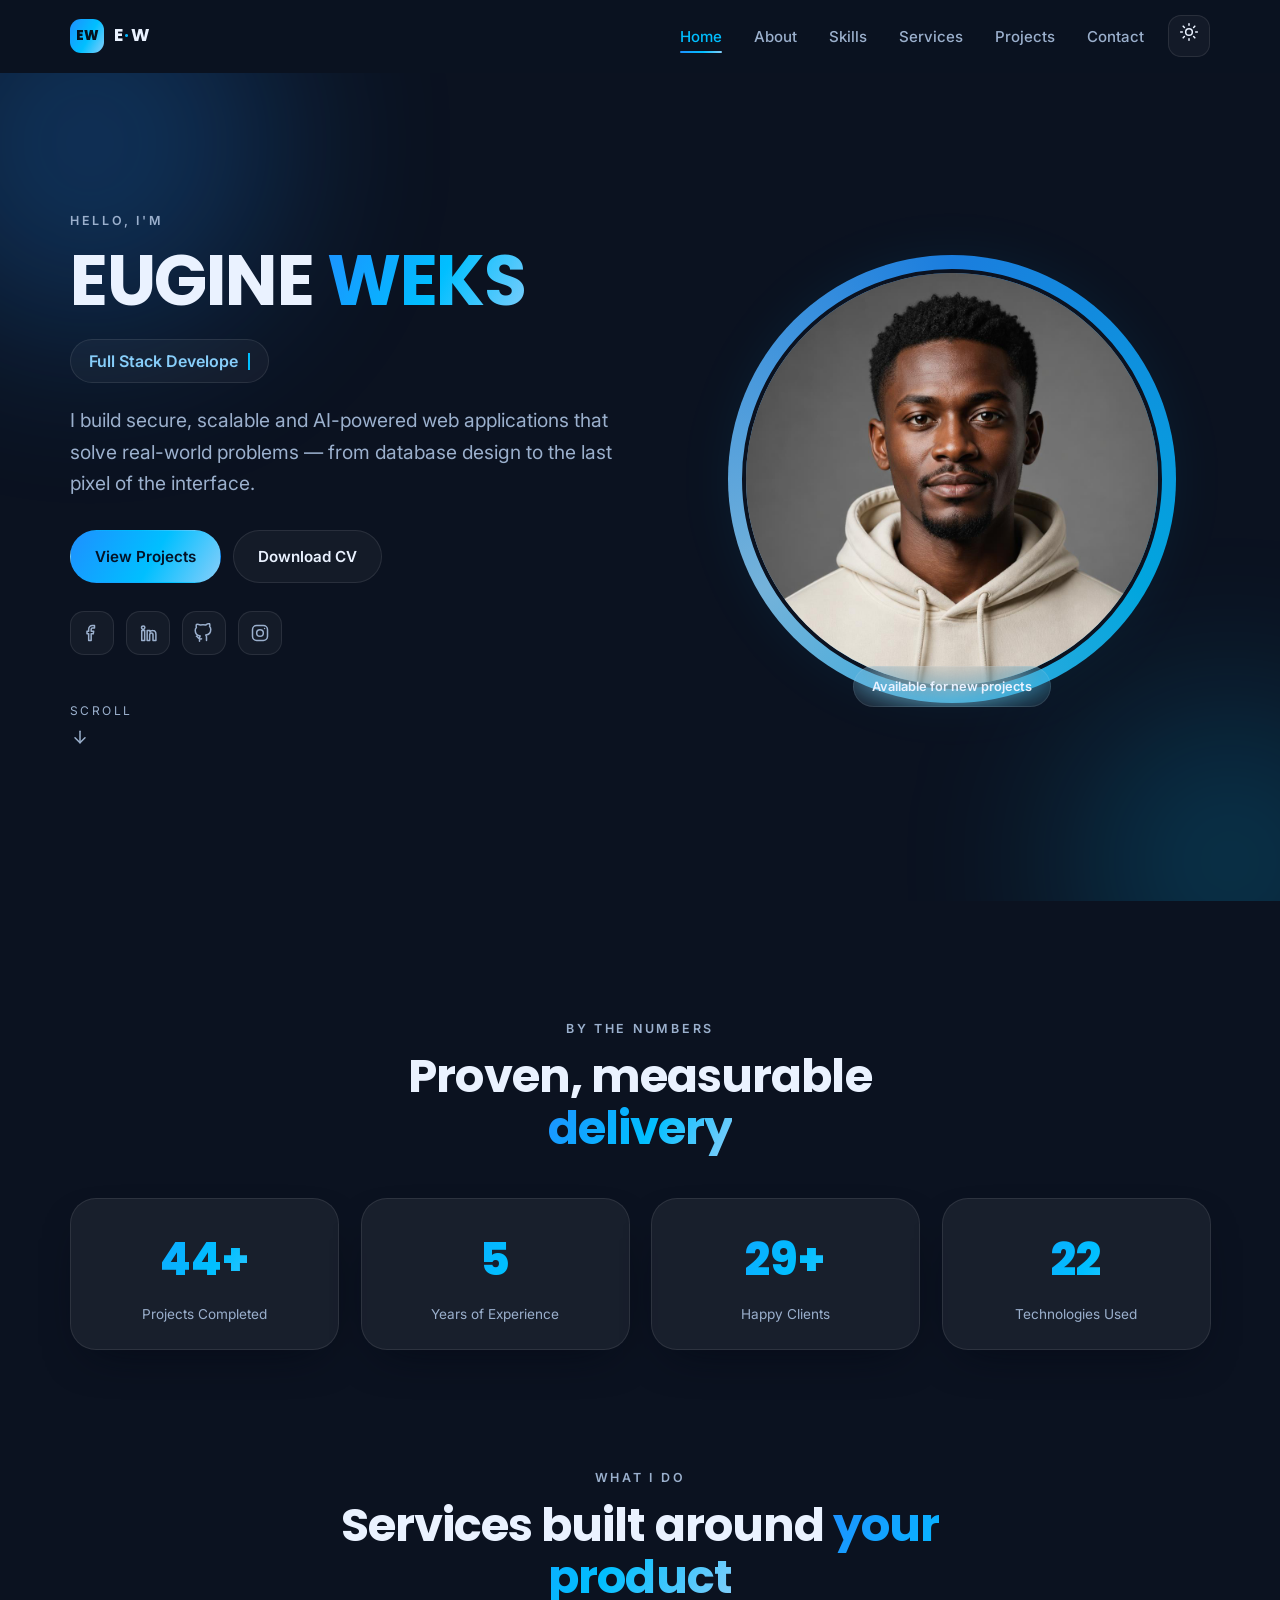
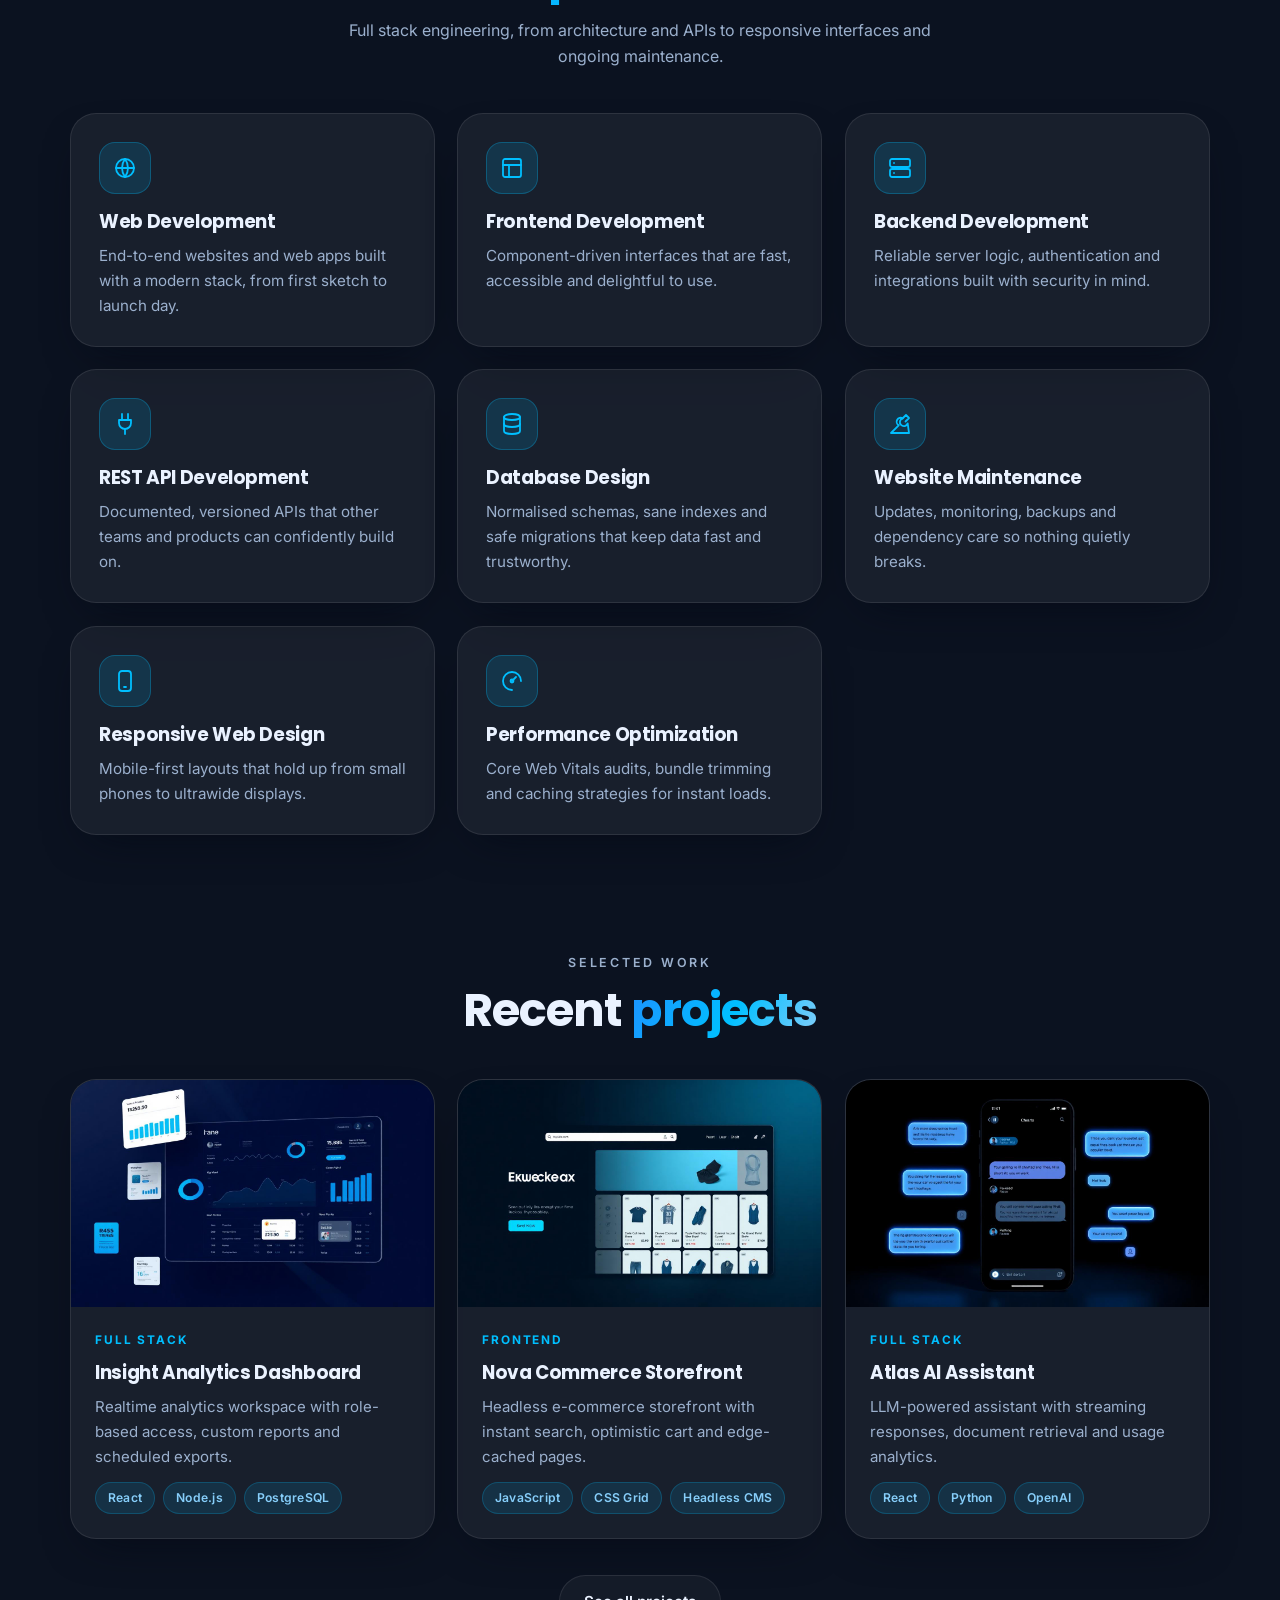
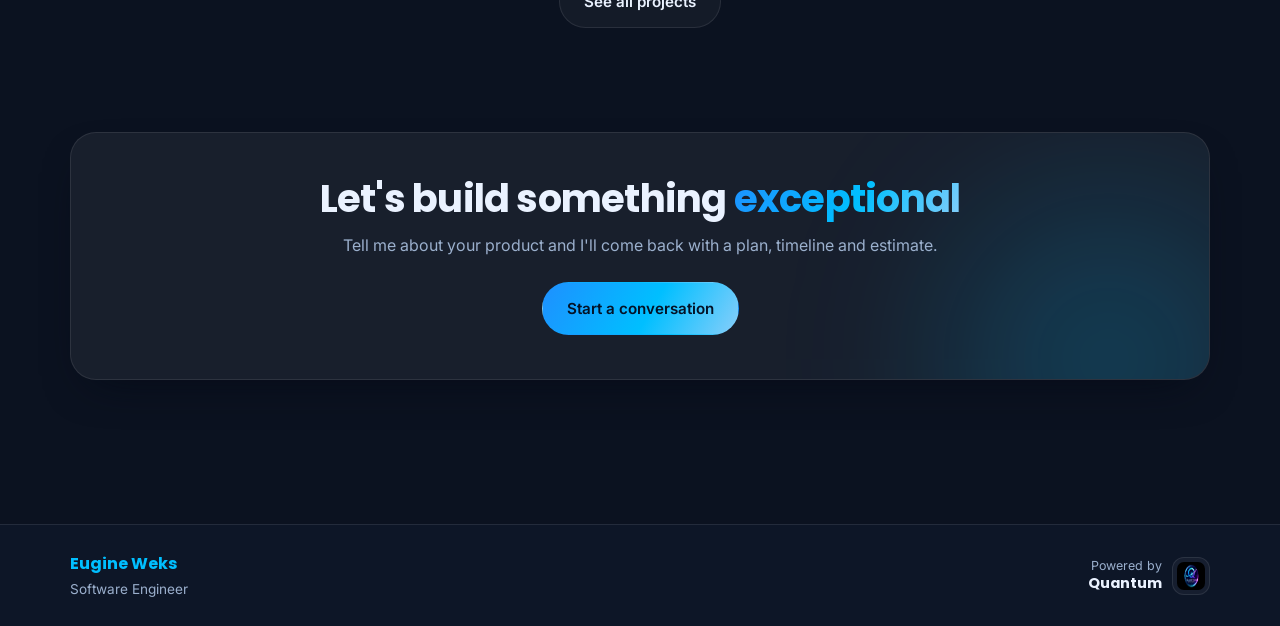
<file: index.html>
<!doctype html>
<html lang="en" data-theme="dark">
  <head>
    <meta charset="utf-8" />
    <meta name="viewport" content="width=device-width, initial-scale=1" />
    <title>Eugine Weks — Full Stack Developer & Software Engineer</title>
    <meta
      name="description"
      content="Eugine Weks is a full stack developer building secure, scalable and AI-powered web applications. Explore projects, services and skills."
    />
    <meta name="author" content="Eugine Weks" />
    <link rel="canonical" href="eugineweks.netlify.app" />
    <meta property="og:type" content="website" />
    <meta property="og:title" content="Eugine Weks — Full Stack Developer" />
    <meta
      property="og:description"
      content="Secure, scalable and AI-powered web applications, designed and built end to end."
    />
    <meta name="twitter:card" content="summary_large_image" />
    <link rel="icon" type="image/png" href="/quantum-logo.png" />
    <link rel="preconnect" href="https://fonts.googleapis.com" />
    <link rel="preconnect" href="https://fonts.gstatic.com" crossorigin />
    <link
      href="https://fonts.googleapis.com/css2?family=Poppins:wght@600;700;800&family=Inter:wght@400;500;600&display=swap"
      rel="stylesheet"
    />
    <link rel="stylesheet" href="css/styles.css" />
    <script type="application/ld+json">
      {
        "@context": "https://schema.org",
        "@type": "Person",
        "name": "Eugine Weks",
        "jobTitle": "Full Stack Developer",
        "address": { "@type": "PostalAddress", "addressLocality": "Kiminini, Kenya" },
        "email": "neuroweks@gmail.com",
        "sameAs": ["https://github.com/eugine-weks",
        "https://www.linked.com/in/eugine-weks-b22652384",
        "https://dev.to/eugineweks"]
      }
    </script>
  </head>
  <body>
    <a class="skip-link" href="#main">Skip to content</a>
    <div data-nav></div>

    <main id="main">
      <!-- Hero -->
      <section class="hero">
        <span class="glow glow-a"></span>
        <span class="glow glow-b"></span>
        <div class="container hero-grid">
          <div class="hero-copy">
            <p class="eyebrow" data-reveal>Hello, I'm</p>
            <h1 data-reveal style="--delay: 80ms">
              Eugine <span class="gradient-text">Weks</span>
            </h1>
            <p class="hero-role" data-reveal style="--delay: 160ms">
              <span data-typed>Full Stack Developer</span><span class="typed-caret"></span>
            </p>
            <p class="hero-intro" data-reveal style="--delay: 240ms">
              I build secure, scalable and AI-powered web applications that solve real-world
              problems — from database design to the last pixel of the interface.
            </p>
            <div class="hero-actions" data-reveal style="--delay: 320ms">
              <a class="btn btn-primary" href="projects.html">View Projects</a>
              <a class="btn btn-ghost" href="#" download>Download CV</a>
            </div>
            <div class="socials" data-socials data-reveal style="--delay: 400ms"></div>
            <a class="scroll-cue" href="#highlights" aria-label="Scroll to highlights">
              <span>Scroll</span>
              <svg viewBox="0 0 24 24" fill="none" stroke="currentColor" stroke-width="1.8" stroke-linecap="round" stroke-linejoin="round" aria-hidden="true"><path d="M12 5v14"/><path d="m6 13 6 6 6-6"/></svg>
            </a>
          </div>

          <div class="hero-visual" data-reveal="zoom" style="--delay: 200ms">
            <div class="portrait-wrap">
              <span class="portrait-blob"></span>
              <span class="portrait-ring"></span>
              <div class="portrait">
                <img
                  src="images/profile.jpg"
                  alt="Portrait of Eugine Weks, full stack developer"
                  width="1024"
                  height="1024"
                />
              </div>
              <span class="portrait-badge">Available for new projects</span>
            </div>
          </div>
        </div>
      </section>

      <!-- Highlights -->
      <section class="section" id="highlights">
        <div class="container">
          <div class="section-head center" data-reveal>
            <p class="eyebrow">By the numbers</p>
            <h2>Proven, measurable <span class="gradient-text">delivery</span></h2>
          </div>
          <div class="grid grid-4" data-stats></div>
        </div>
      </section>

      <!-- Services preview -->
      <section class="section" style="padding-top: 0">
        <div class="container">
          <div class="section-head center" data-reveal>
            <p class="eyebrow">What I do</p>
            <h2>Services built around <span class="gradient-text">your product</span></h2>
            <p>
              Full stack engineering, from architecture and APIs to responsive interfaces and
              ongoing maintenance.
            </p>
          </div>
          <div class="grid grid-3" data-services></div>
        </div>
      </section>

      <!-- Projects preview -->
      <section class="section" style="padding-top: 0">
        <div class="container">
          <div class="section-head center" data-reveal>
            <p class="eyebrow">Selected work</p>
            <h2>Recent <span class="gradient-text">projects</span></h2>
          </div>
          <div class="grid grid-3" data-projects data-limit="3"></div>
          <div style="text-align: center; margin-top: 36px" data-reveal>
            <a class="btn btn-ghost" href="projects.html">See all projects</a>
          </div>
        </div>
      </section>

      <!-- CTA -->
      <section class="section" style="padding-top: 0">
        <div class="container">
          <div class="cta-band" data-reveal="zoom">
            <span class="glow glow-b" style="right: -60px; bottom: -140px"></span>
            <h2>Let's build something <span class="gradient-text">exceptional</span></h2>
            <p>Tell me about your product and I'll come back with a plan, timeline and estimate.</p>
            <a class="btn btn-primary" href="contact.html">Start a conversation</a>
          </div>
        </div>
      </section>
    </main>

    <div data-footer></div>
    <script type="module" src="js/main.js"></script>
  </body>
</html>
</file>
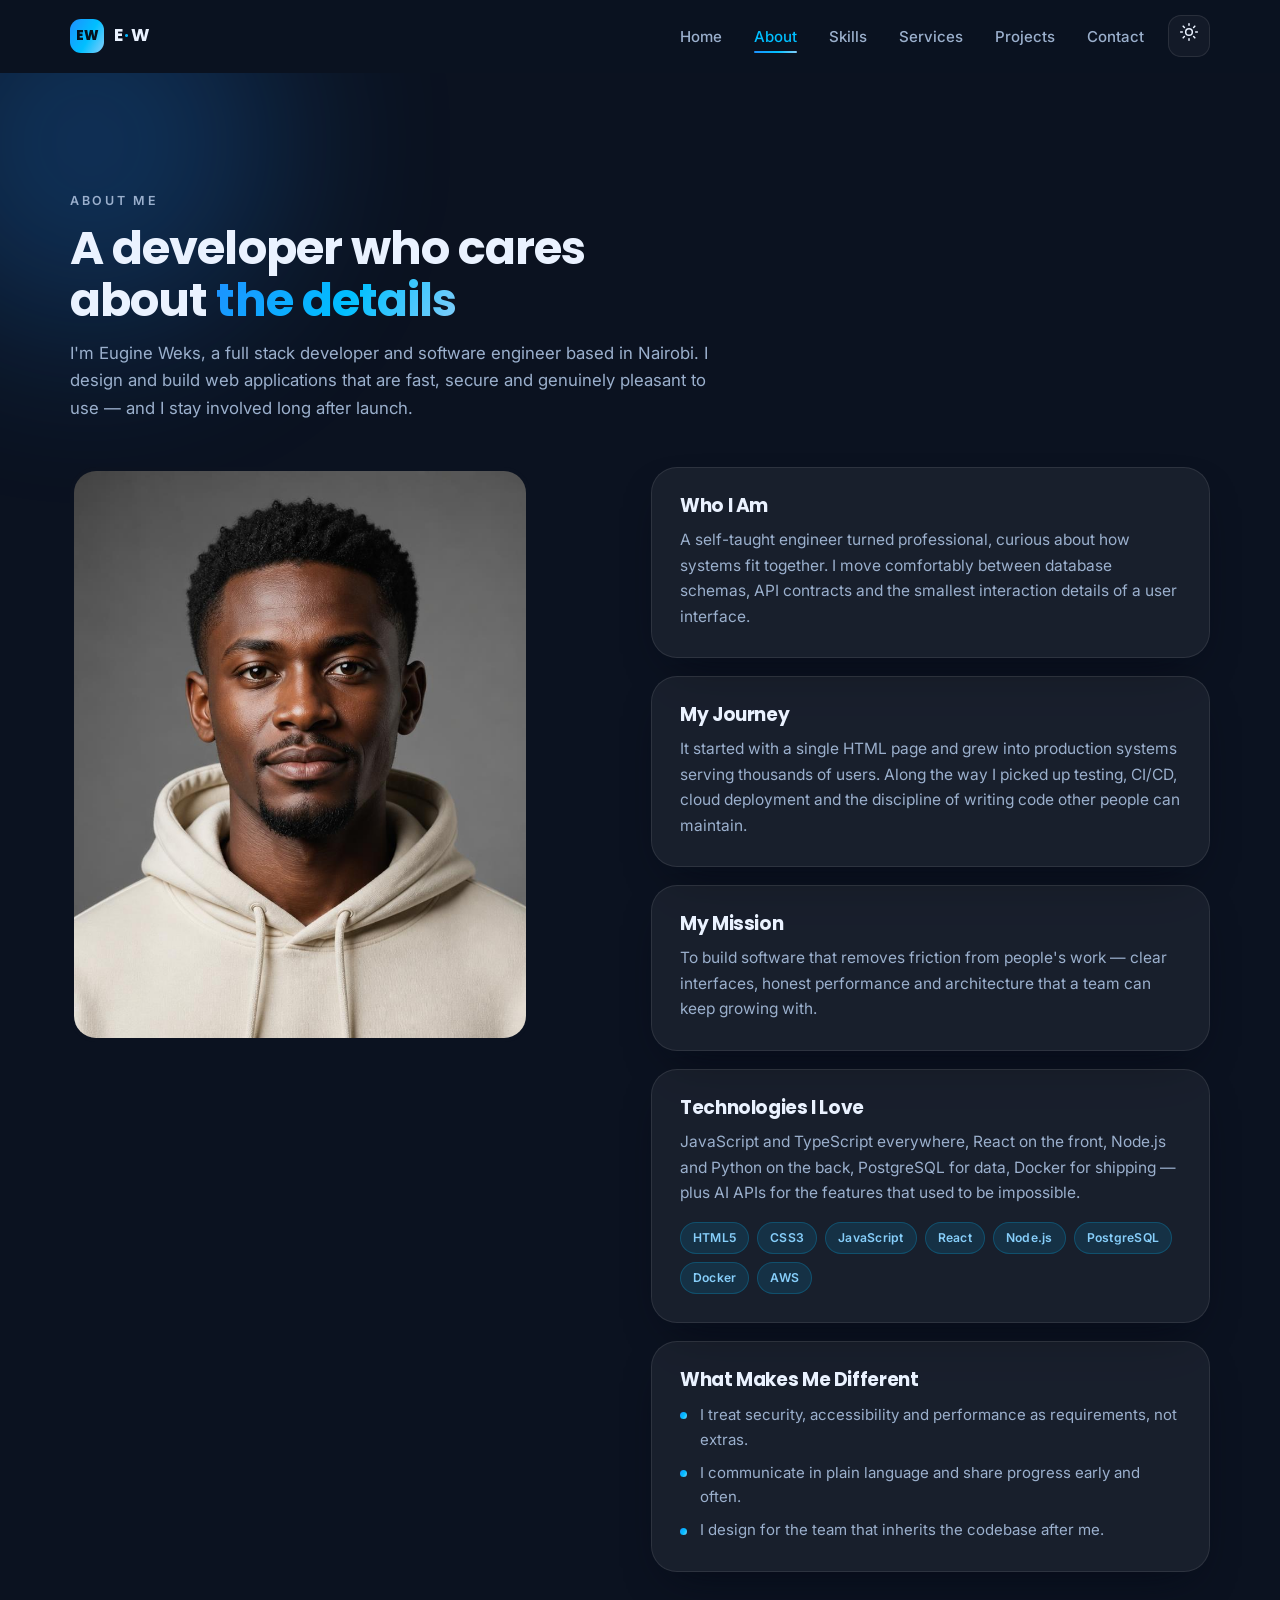
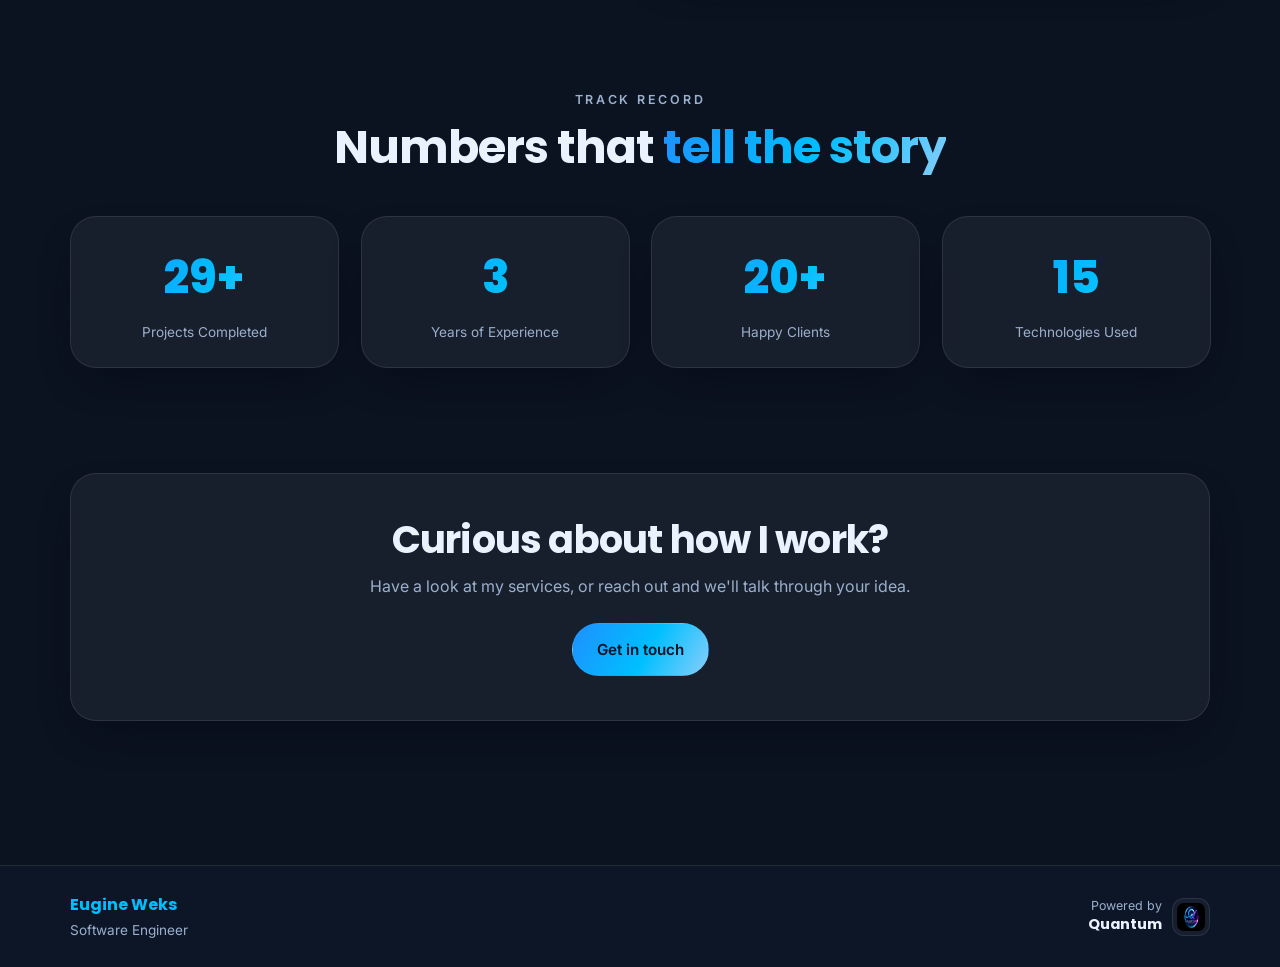
<file: about.html>
<!doctype html>
<html lang="en" data-theme="dark">
  <head>
    <meta charset="utf-8" />
    <meta name="viewport" content="width=device-width, initial-scale=1" />
    <title>About Eugine Weks — Full Stack Developer's Story</title>
    <meta
      name="description"
      content="The story, mission and technologies behind Eugine Weks — a full stack developer focused on secure, scalable and thoughtfully designed web products."
    />
    <link rel="canonical" href="about.html" />
    <meta property="og:type" content="profile" />
    <meta property="og:title" content="About Eugine Weks — Full Stack Developer" />
    <meta
      property="og:description"
      content="Who I am, my journey, my mission and the technologies I love working with."
    />
    <meta name="twitter:card" content="summary_large_image" />
    <link rel="icon" type="image/png" href="/favicon.png" />
    <link rel="preconnect" href="https://fonts.googleapis.com" />
    <link rel="preconnect" href="https://fonts.gstatic.com" crossorigin />
    <link
      href="https://fonts.googleapis.com/css2?family=Poppins:wght@600;700;800&family=Inter:wght@400;500;600&display=swap"
      rel="stylesheet"
    />
    <link rel="stylesheet" href="css/styles.css" />
  </head>
  <body>
    <a class="skip-link" href="#main">Skip to content</a>
    <div data-nav></div>

    <main id="main">
      <section class="section" style="position: relative; overflow: hidden">
        <span class="glow glow-a"></span>
        <div class="container">
          <div class="section-head" data-reveal>
            <p class="eyebrow">About me</p>
            <h2>A developer who cares about <span class="gradient-text">the details</span></h2>
            <p class="lead">
              I'm Eugine Weks, a full stack developer and software engineer based in Nairobi. I
              design and build web applications that are fast, secure and genuinely pleasant to
              use — and I stay involved long after launch.
            </p>
          </div>

          <div class="grid grid-2" style="align-items: start">
            <div data-reveal="right">
              <div class="portrait-wrap" style="width: 100%; aspect-ratio: 4 / 5; max-width: 460px">
                <div class="portrait" style="border-radius: var(--radius-lg)">
                  <img
                    src="images/profile.jpg"
                    alt="Eugine Weks working as a software engineer"
                    width="1024"
                    height="1024"
                    loading="lazy"
                  />
                </div>
              </div>
            </div>

            <div style="display: grid; gap: 18px">
              <article class="card card-hover" data-reveal="left">
                <h3>Who I Am</h3>
                <p class="lead" style="font-size: 0.97rem; margin-top: 10px">
                  A self-taught engineer turned professional, curious about how systems fit
                  together. I move comfortably between database schemas, API contracts and the
                  smallest interaction details of a user interface.
                </p>
              </article>
              <article class="card card-hover" data-reveal="left" style="--delay: 90ms">
                <h3>My Journey</h3>
                <p class="lead" style="font-size: 0.97rem; margin-top: 10px">
                  It started with a single HTML page and grew into production systems serving
                  thousands of users. Along the way I picked up testing, CI/CD, cloud deployment
                  and the discipline of writing code other people can maintain.
                </p>
              </article>
              <article class="card card-hover" data-reveal="left" style="--delay: 180ms">
                <h3>My Mission</h3>
                <p class="lead" style="font-size: 0.97rem; margin-top: 10px">
                  To build software that removes friction from people's work — clear interfaces,
                  honest performance and architecture that a team can keep growing with.
                </p>
              </article>
              <article class="card card-hover" data-reveal="left" style="--delay: 270ms">
                <h3>Technologies I Love</h3>
                <p class="lead" style="font-size: 0.97rem; margin-top: 10px">
                  JavaScript and TypeScript everywhere, React on the front, Node.js and Python on
                  the back, PostgreSQL for data, Docker for shipping — plus AI APIs for the
                  features that used to be impossible.
                </p>
                <div class="chip-row" style="margin-top: 16px">
                  <span class="chip">HTML5</span><span class="chip">CSS3</span>
                  <span class="chip">JavaScript</span><span class="chip">React</span>
                  <span class="chip">Node.js</span><span class="chip">PostgreSQL</span>
                  <span class="chip">Docker</span><span class="chip">AWS</span>
                </div>
              </article>
              <article class="card card-hover" data-reveal="left" style="--delay: 360ms">
                <h3>What Makes Me Different</h3>
                <ul class="duties" style="margin-top: 12px">
                  <li>I treat security, accessibility and performance as requirements, not extras.</li>
                  <li>I communicate in plain language and share progress early and often.</li>
                  <li>I design for the team that inherits the codebase after me.</li>
                </ul>
              </article>
            </div>
          </div>
        </div>
      </section>

      <section class="section" style="padding-top: 0">
        <div class="container">
          <div class="section-head center" data-reveal>
            <p class="eyebrow">Track record</p>
            <h2>Numbers that <span class="gradient-text">tell the story</span></h2>
          </div>
          <div class="grid grid-4" data-stats></div>
        </div>
      </section>

      <section class="section" style="padding-top: 0">
        <div class="container">
          <div class="cta-band" data-reveal="zoom">
            <h2>Curious about how I work?</h2>
            <p>Have a look at my services, or reach out and we'll talk through your idea.</p>
            <a class="btn btn-primary" href="contact.html">Get in touch</a>
          </div>
        </div>
      </section>
    </main>

    <div data-footer></div>
    <script type="module" src="js/main.js"></script>
  </body>
</html>
</file>
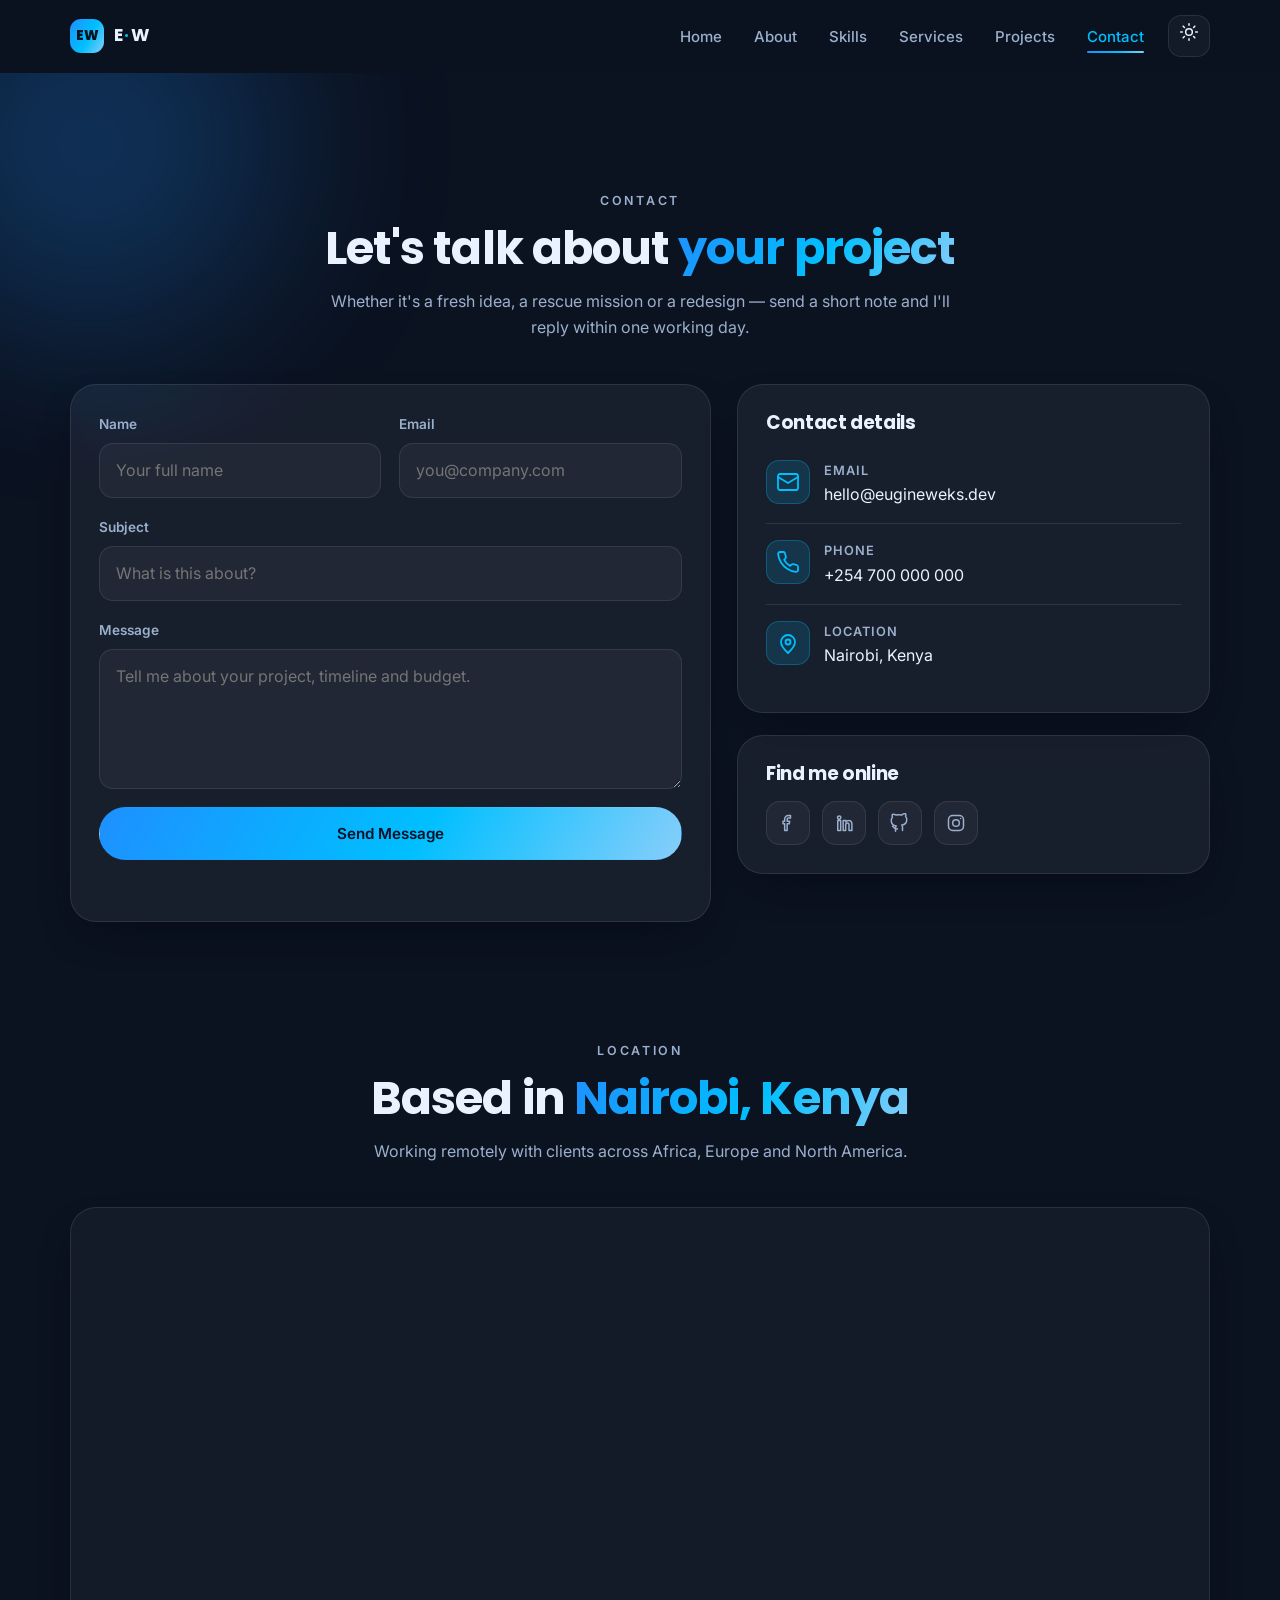
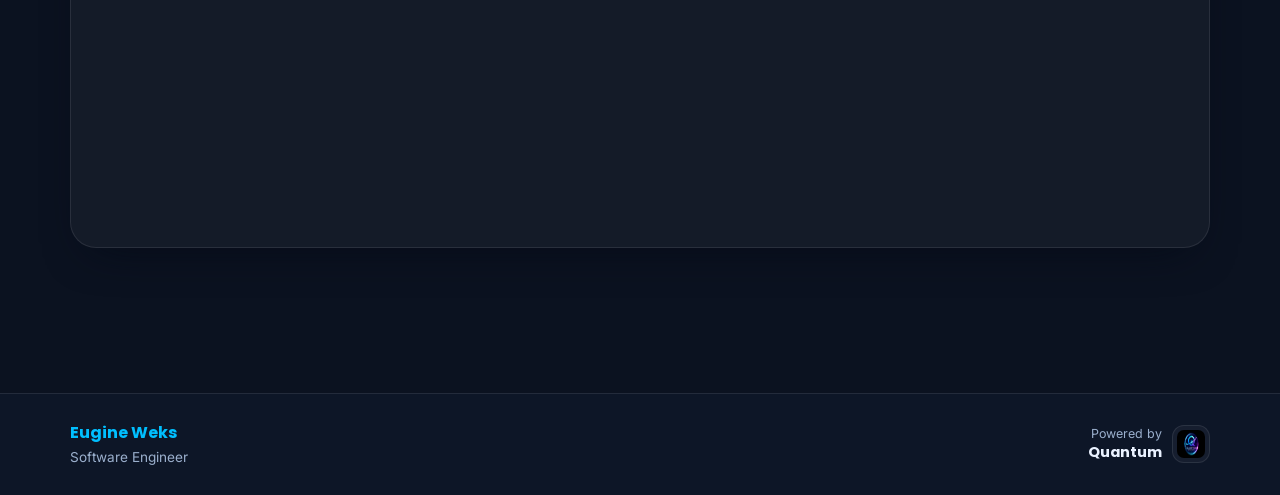
<file: contact.html>
<!doctype html>
<html lang="en" data-theme="dark">
  <head>
    <meta charset="utf-8" />
    <meta name="viewport" content="width=device-width, initial-scale=1" />
    <title>Contact Eugine Weks — Hire a Full Stack Developer</title>
    <meta
      name="description"
      content="Get in touch with full stack developer Eugine Weks by email, phone or the contact form to discuss your web project."
    />
    <link rel="canonical" href="contact.html" />
    <meta property="og:type" content="website" />
    <meta property="og:title" content="Contact Eugine Weks — Full Stack Developer" />
    <meta
      property="og:description"
      content="Email, phone, location and a contact form — let's talk about your next web project."
    />
    <meta name="twitter:card" content="summary_large_image" />
    <link rel="icon" type="image/png" href="/favicon.png" />
    <link rel="preconnect" href="https://fonts.googleapis.com" />
    <link rel="preconnect" href="https://fonts.gstatic.com" crossorigin />
    <link
      href="https://fonts.googleapis.com/css2?family=Poppins:wght@600;700;800&family=Inter:wght@400;500;600&display=swap"
      rel="stylesheet"
    />
    <link rel="stylesheet" href="css/styles.css" />
  </head>
  <body>
    <a class="skip-link" href="#main">Skip to content</a>
    <div data-nav></div>

    <main id="main">
      <section class="section" style="position: relative; overflow: hidden">
        <span class="glow glow-a"></span>
        <div class="container">
          <div class="section-head center" data-reveal>
            <p class="eyebrow">Contact</p>
            <h2>Let's talk about <span class="gradient-text">your project</span></h2>
            <p>
              Whether it's a fresh idea, a rescue mission or a redesign — send a short note and
              I'll reply within one working day.
            </p>
          </div>

          <div class="contact-grid">
            <form class="card" data-contact-form novalidate data-reveal="right">
              <div class="grid grid-2" style="gap: 0 18px">
                <div class="field">
                  <label for="name">Name</label>
                  <input id="name" name="name" type="text" autocomplete="name" placeholder="Your full name" required />
                </div>
                <div class="field">
                  <label for="email">Email</label>
                  <input id="email" name="email" type="email" autocomplete="email" placeholder="you@company.com" required />
                </div>
              </div>
              <div class="field">
                <label for="subject">Subject</label>
                <input id="subject" name="subject" type="text" placeholder="What is this about?" />
              </div>
              <div class="field">
                <label for="message">Message</label>
                <textarea id="message" name="message" placeholder="Tell me about your project, timeline and budget." required></textarea>
              </div>
              <button class="btn btn-primary btn-block" type="submit">Send Message</button>
              <p class="form-note" data-form-note role="status" aria-live="polite"></p>
            </form>

            <aside style="display: grid; gap: 22px" data-reveal="left">
              <div class="card">
                <h3>Contact details</h3>
                <div data-contact-info style="margin-top: 10px"></div>
              </div>
              <div class="card">
                <h3>Find me online</h3>
                <div class="socials" style="justify-content: flex-start; margin-top: 16px" data-socials></div>
              </div>
            </aside>
          </div>
        </div>
      </section>

      <section class="section" style="padding-top: 0">
        <div class="container">
          <div class="section-head center" data-reveal>
            <p class="eyebrow">Location</p>
            <h2>Based in <span class="gradient-text">Nairobi, Kenya</span></h2>
            <p>Working remotely with clients across Africa, Europe and North America.</p>
          </div>
          <div class="map-frame" data-reveal="zoom">
            <iframe
              title="Map showing Nairobi, Kenya"
              src="https://www.openstreetmap.org/export/embed.html?bbox=36.70,-1.40,37.00,-1.20&amp;layer=mapnik"
              loading="lazy"
              referrerpolicy="no-referrer-when-downgrade"
            ></iframe>
          </div>
        </div>
      </section>
    </main>

    <div data-footer></div>
    <script type="module" src="js/main.js"></script>
  </body>
                </html>
</file>
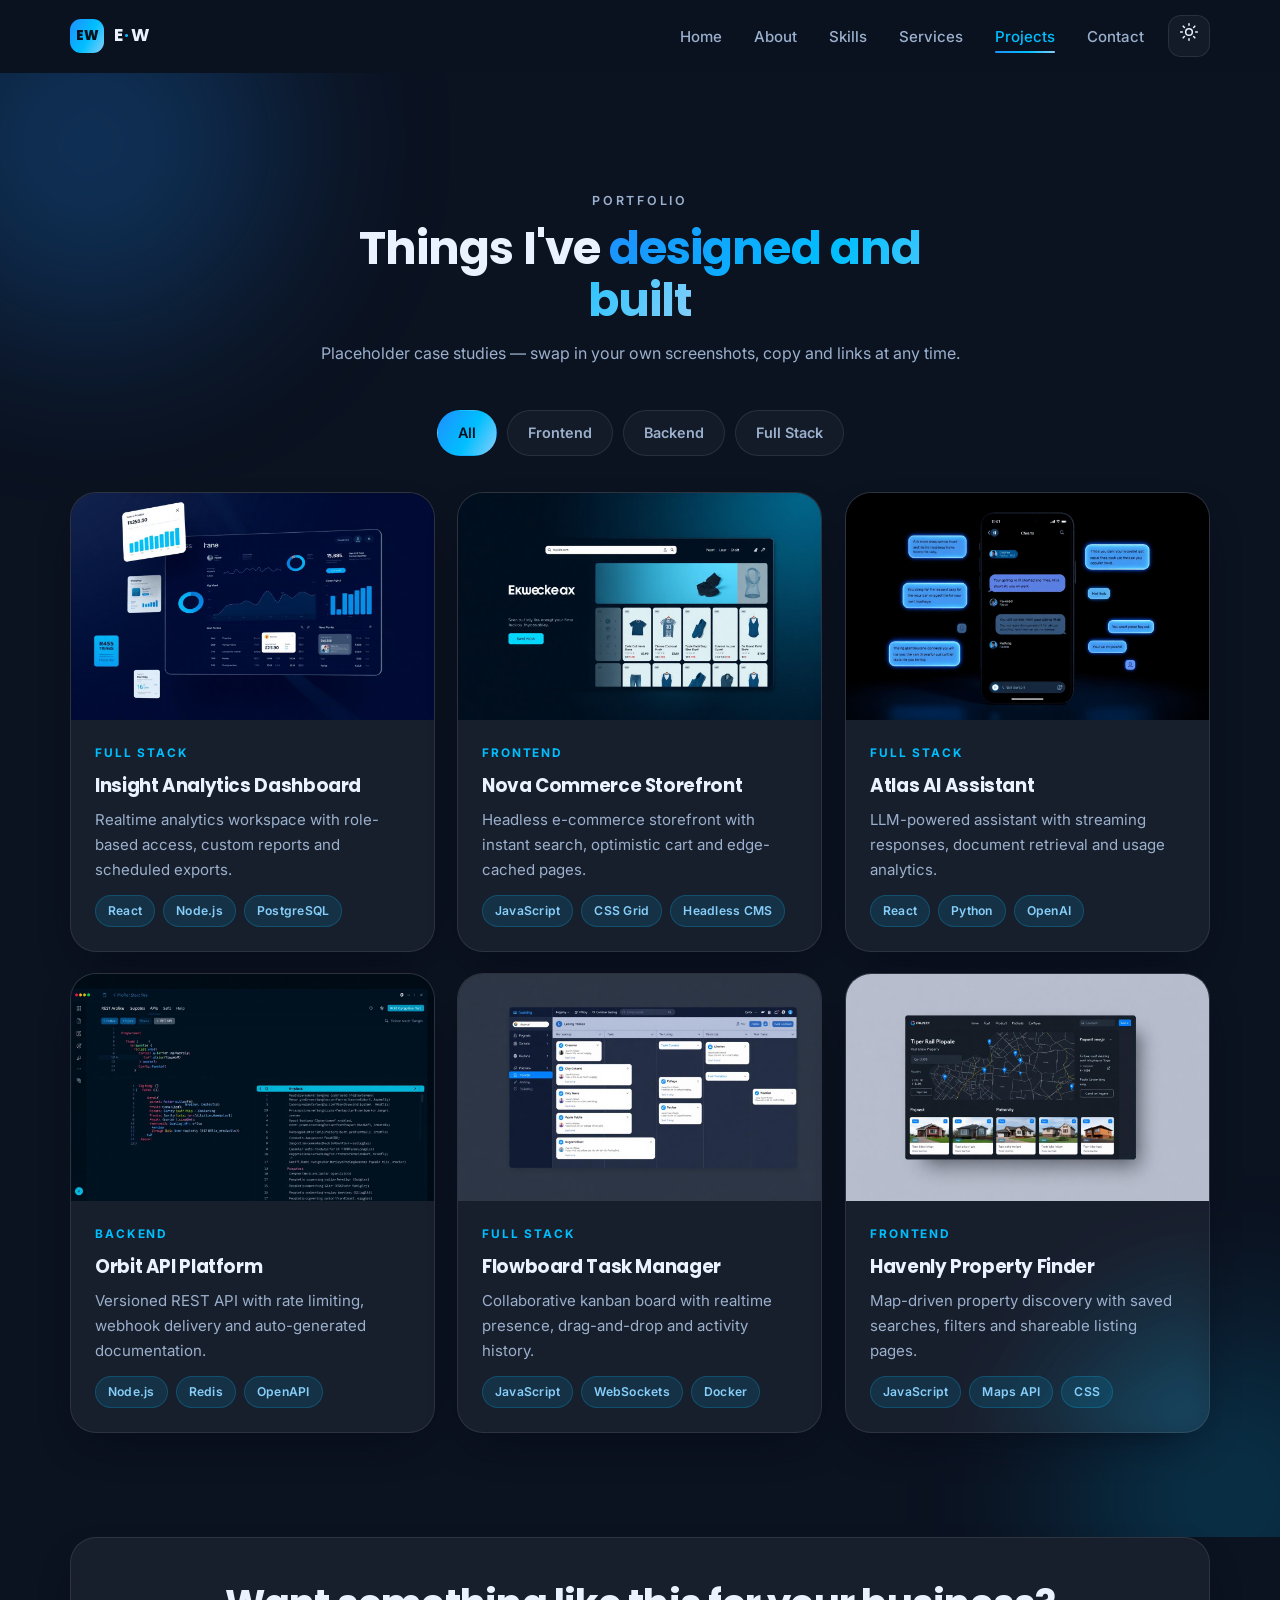
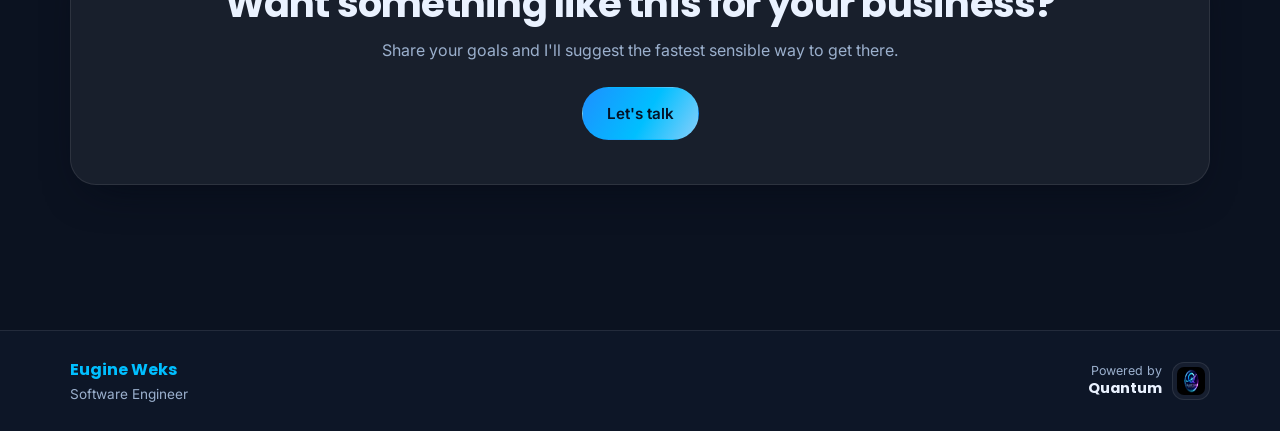
<file: projects.html>
<!doctype html>
<html lang="en" data-theme="dark">
  <head>
    <meta charset="utf-8" />
    <meta name="viewport" content="width=device-width, initial-scale=1" />
    <title>Projects — Full Stack Portfolio Gallery | Eugine Weks</title>
    <meta
      name="description"
      content="A gallery of frontend, backend and full stack projects by Eugine Weks, with technologies used, source code and live demo links."
    />
    <link rel="canonical" href="projects.html" />
    <meta property="og:type" content="website" />
    <meta property="og:title" content="Projects — Eugine Weks, Full Stack Developer" />
    <meta
      property="og:description"
      content="Dashboards, storefronts, AI assistants and API platforms — filterable by frontend, backend and full stack."
    />
    <meta name="twitter:card" content="summary_large_image" />
    <link rel="icon" type="image/png" href="/favicon.png" />
    <link rel="preconnect" href="https://fonts.googleapis.com" />
    <link rel="preconnect" href="https://fonts.gstatic.com" crossorigin />
    <link
      href="https://fonts.googleapis.com/css2?family=Poppins:wght@600;700;800&family=Inter:wght@400;500;600&display=swap"
      rel="stylesheet"
    />
    <link rel="stylesheet" href="css/styles.css" />
  </head>
  <body>
    <a class="skip-link" href="#main">Skip to content</a>
    <div data-nav></div>

    <main id="main">
      <section class="section" style="position: relative; overflow: hidden">
        <span class="glow glow-a"></span>
        <span class="glow glow-b"></span>
        <div class="container">
          <div class="section-head center" data-reveal>
            <p class="eyebrow">Portfolio</p>
            <h2>Things I've <span class="gradient-text">designed and built</span></h2>
            <p>
              Placeholder case studies — swap in your own screenshots, copy and links at any time.
            </p>
          </div>
          <div class="filters" data-filters role="group" aria-label="Filter projects by category"></div>
          <div class="grid grid-3" data-projects></div>
        </div>
      </section>

      <section class="section" style="padding-top: 0">
        <div class="container">
          <div class="cta-band" data-reveal="zoom">
            <h2>Want something like this for your business?</h2>
            <p>Share your goals and I'll suggest the fastest sensible way to get there.</p>
            <a class="btn btn-primary" href="contact.html">Let's talk</a>
          </div>
        </div>
      </section>
    </main>

    <div data-footer></div>
    <script type="module" src="js/main.js"></script>
  </body>
</html>
</file>
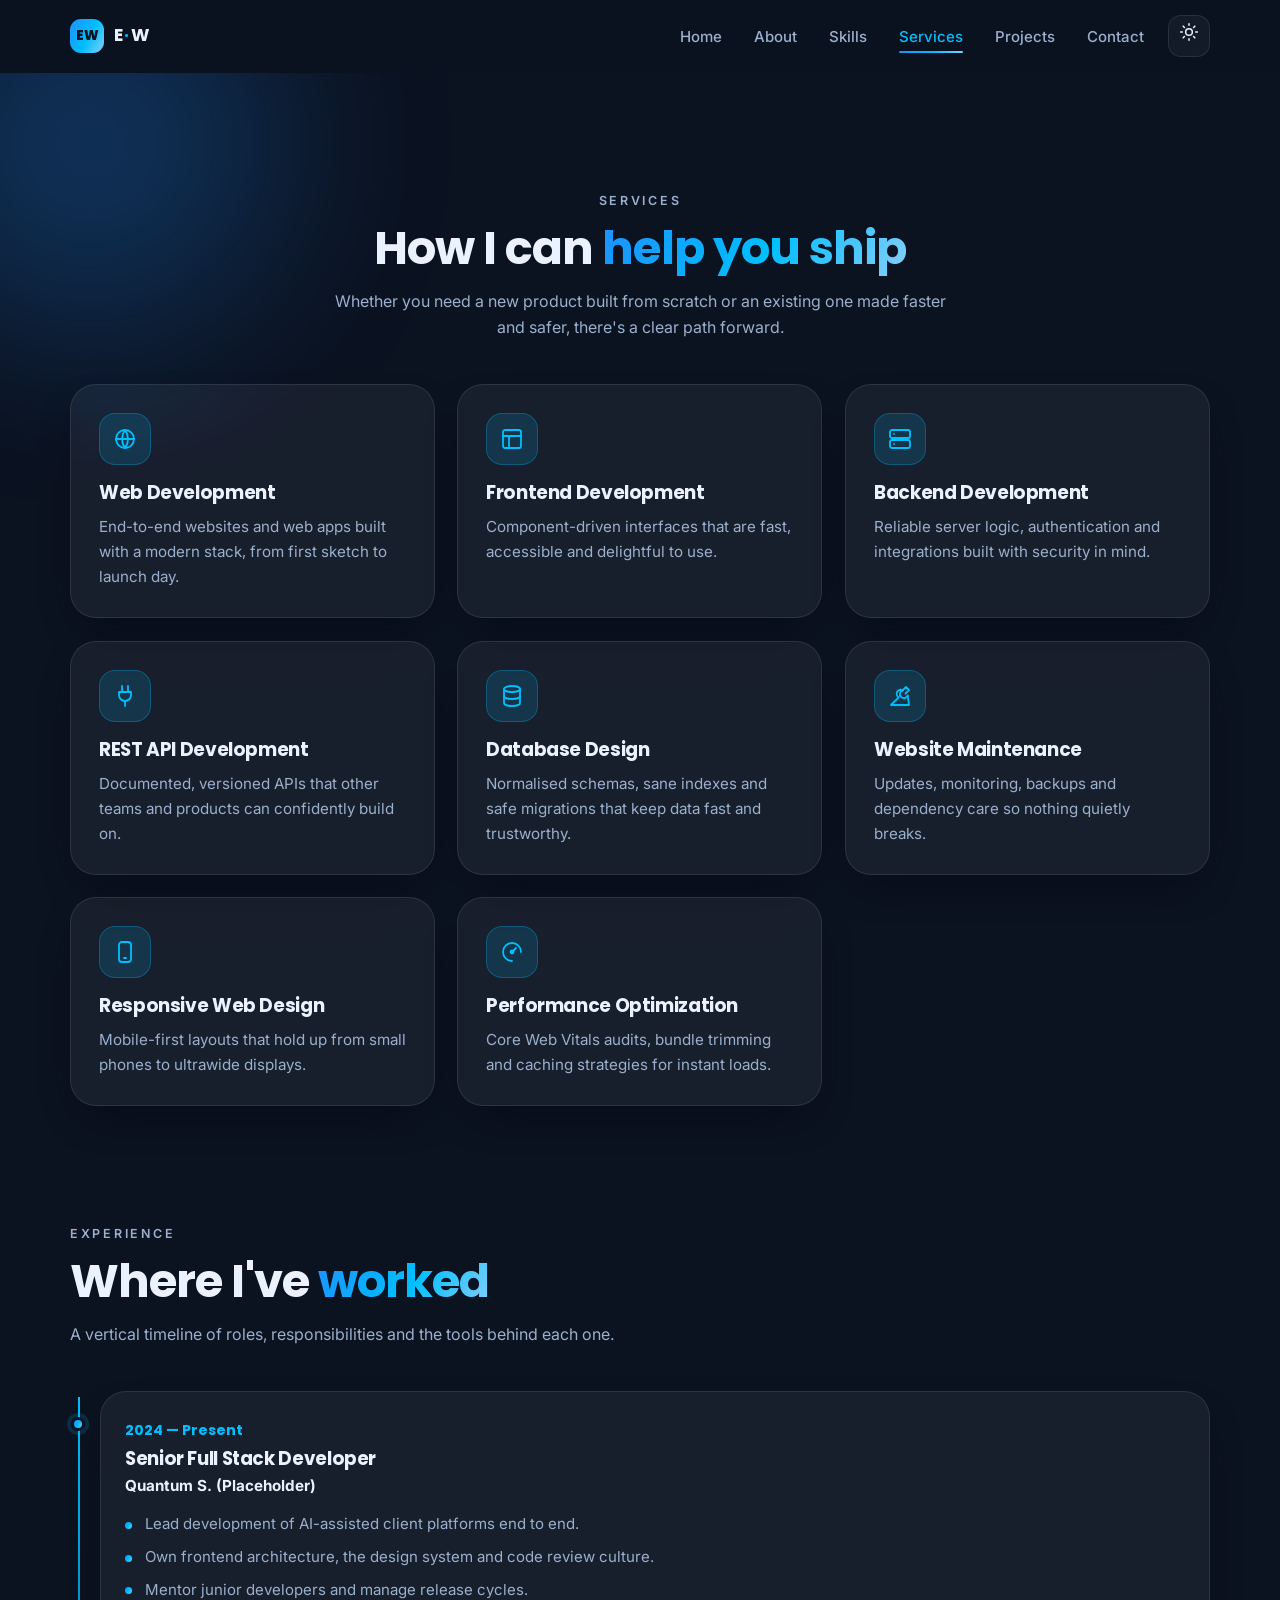
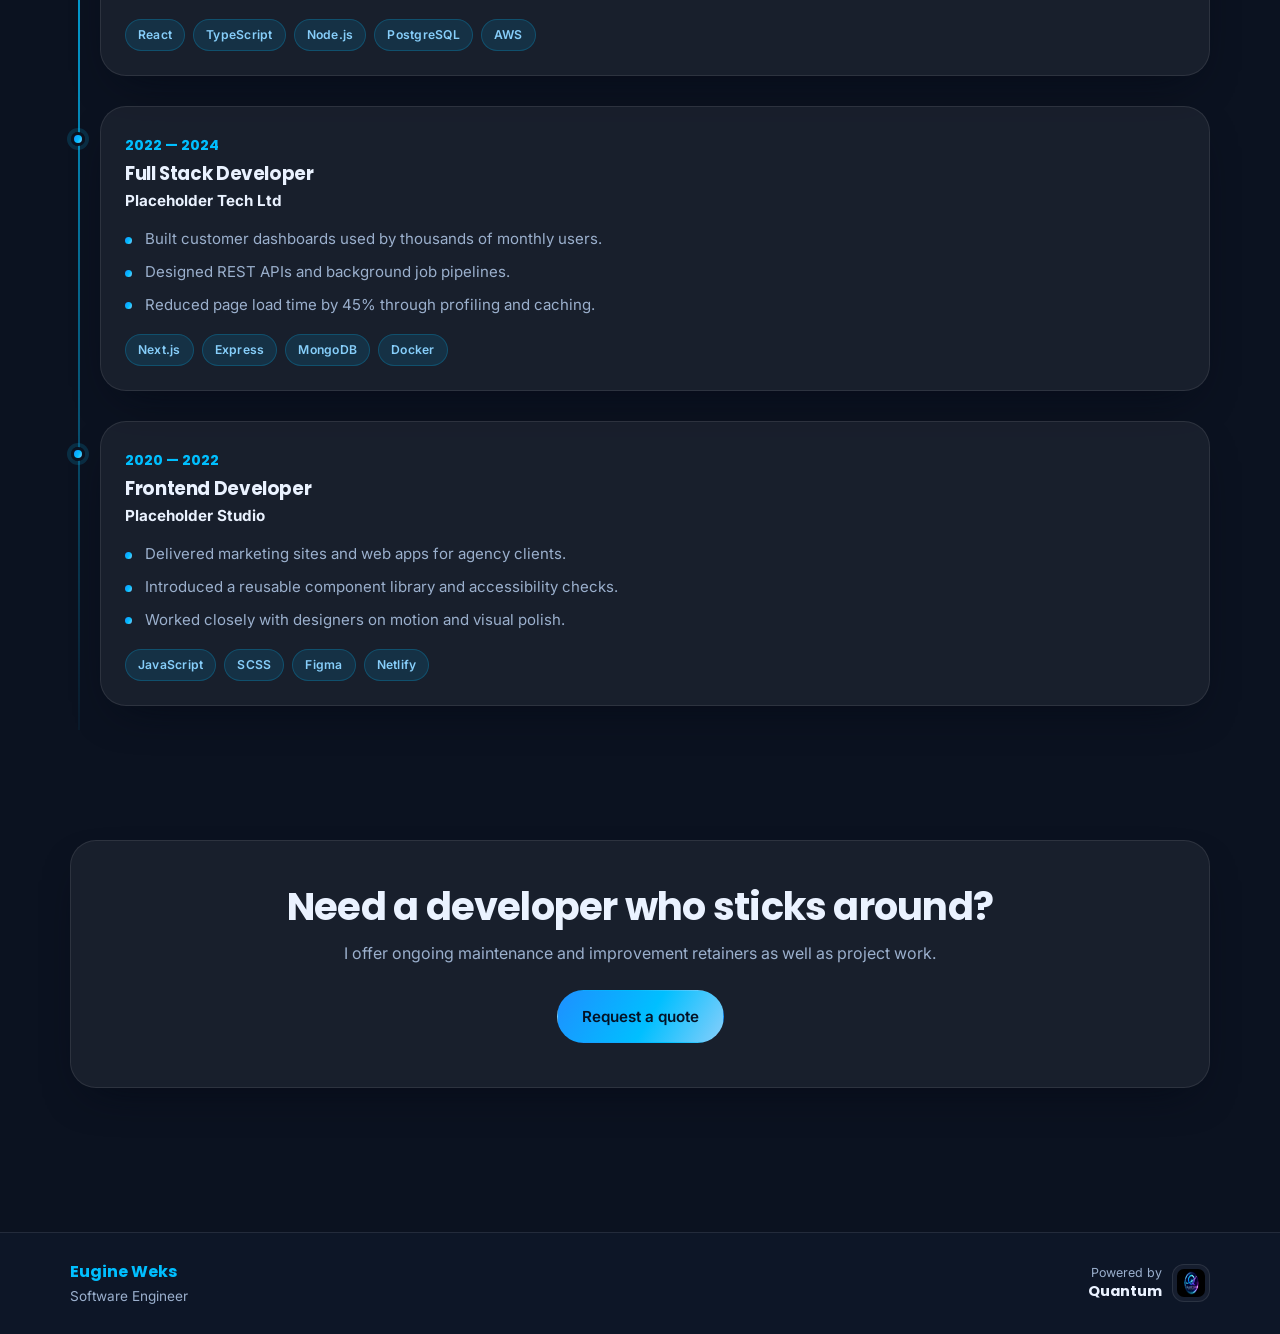
<file: services.html>
<!doctype html>
<html lang="en" data-theme="dark">
  <head>
    <meta charset="utf-8" />
    <meta name="viewport" content="width=device-width, initial-scale=1" />
    <title>Services & Experience — Web, API and Database Work | Eugine Weks</title>
    <meta
      name="description"
      content="Web development, frontend and backend engineering, REST APIs, database design, maintenance and performance optimisation, plus a full work experience timeline."
    />
    <link rel="canonical" href="services.html" />
    <meta property="og:type" content="website" />
    <meta property="og:title" content="Services & Experience — Eugine Weks" />
    <meta
      property="og:description"
      content="Full stack services from web development to performance optimisation, with a detailed experience timeline."
    />
    <meta name="twitter:card" content="summary_large_image" />
    <link rel="icon" type="image/png" href="/favicon.png" />
    <link rel="preconnect" href="https://fonts.googleapis.com" />
    <link rel="preconnect" href="https://fonts.gstatic.com" crossorigin />
    <link
      href="https://fonts.googleapis.com/css2?family=Poppins:wght@600;700;800&family=Inter:wght@400;500;600&display=swap"
      rel="stylesheet"
    />
    <link rel="stylesheet" href="css/styles.css" />
  </head>
  <body>
    <a class="skip-link" href="#main">Skip to content</a>
    <div data-nav></div>

    <main id="main">
      <section class="section" style="position: relative; overflow: hidden">
        <span class="glow glow-a"></span>
        <div class="container">
          <div class="section-head center" data-reveal>
            <p class="eyebrow">Services</p>
            <h2>How I can <span class="gradient-text">help you ship</span></h2>
            <p>
              Whether you need a new product built from scratch or an existing one made faster and
              safer, there's a clear path forward.
            </p>
          </div>
          <div class="grid grid-3" data-services></div>
        </div>
      </section>

      <section class="section" style="padding-top: 0">
        <div class="container">
          <div class="section-head" data-reveal>
            <p class="eyebrow">Experience</p>
            <h2>Where I've <span class="gradient-text">worked</span></h2>
            <p>A vertical timeline of roles, responsibilities and the tools behind each one.</p>
          </div>
          <div class="timeline" data-experience></div>
        </div>
      </section>

      <section class="section" style="padding-top: 0">
        <div class="container">
          <div class="cta-band" data-reveal="zoom">
            <h2>Need a developer who sticks around?</h2>
            <p>I offer ongoing maintenance and improvement retainers as well as project work.</p>
            <a class="btn btn-primary" href="contact.html">Request a quote</a>
          </div>
        </div>
      </section>
    </main>

    <div data-footer></div>
    <script type="module" src="js/main.js"></script>
  </body>
</html>
</file>
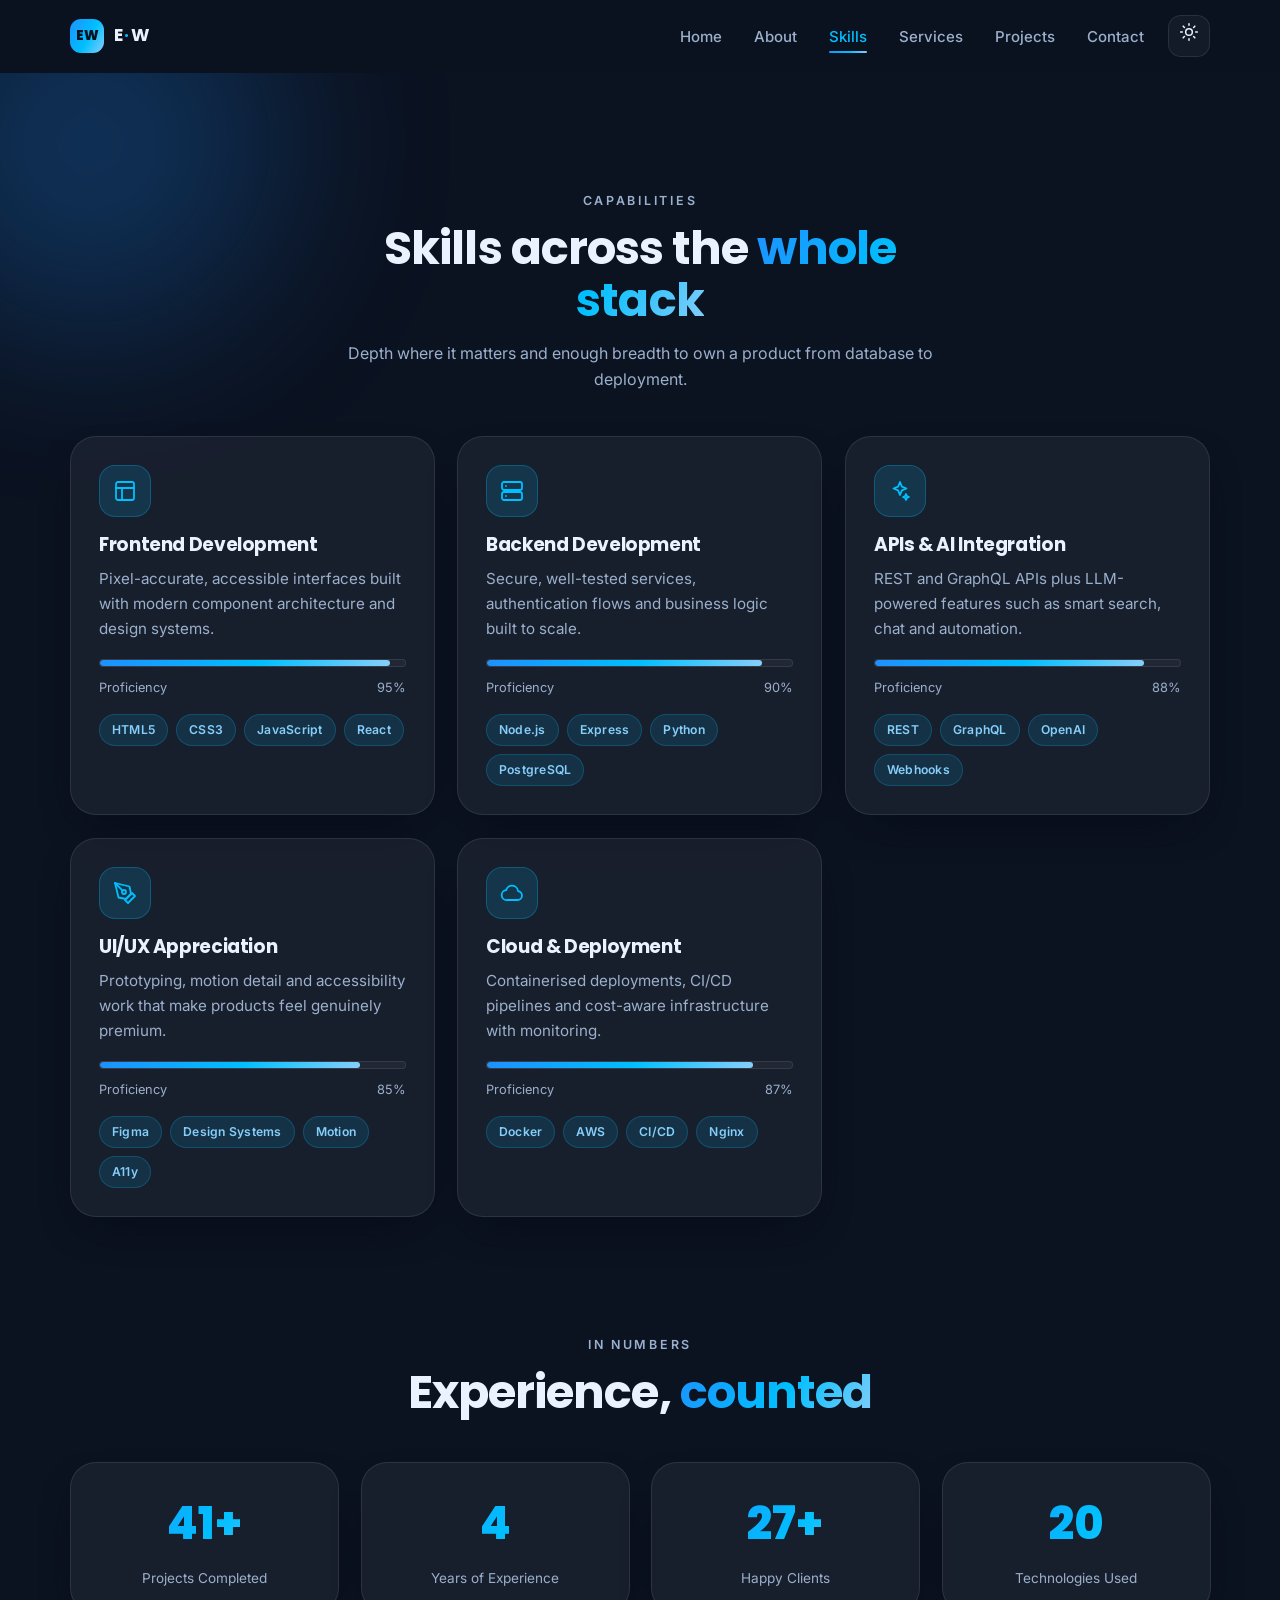
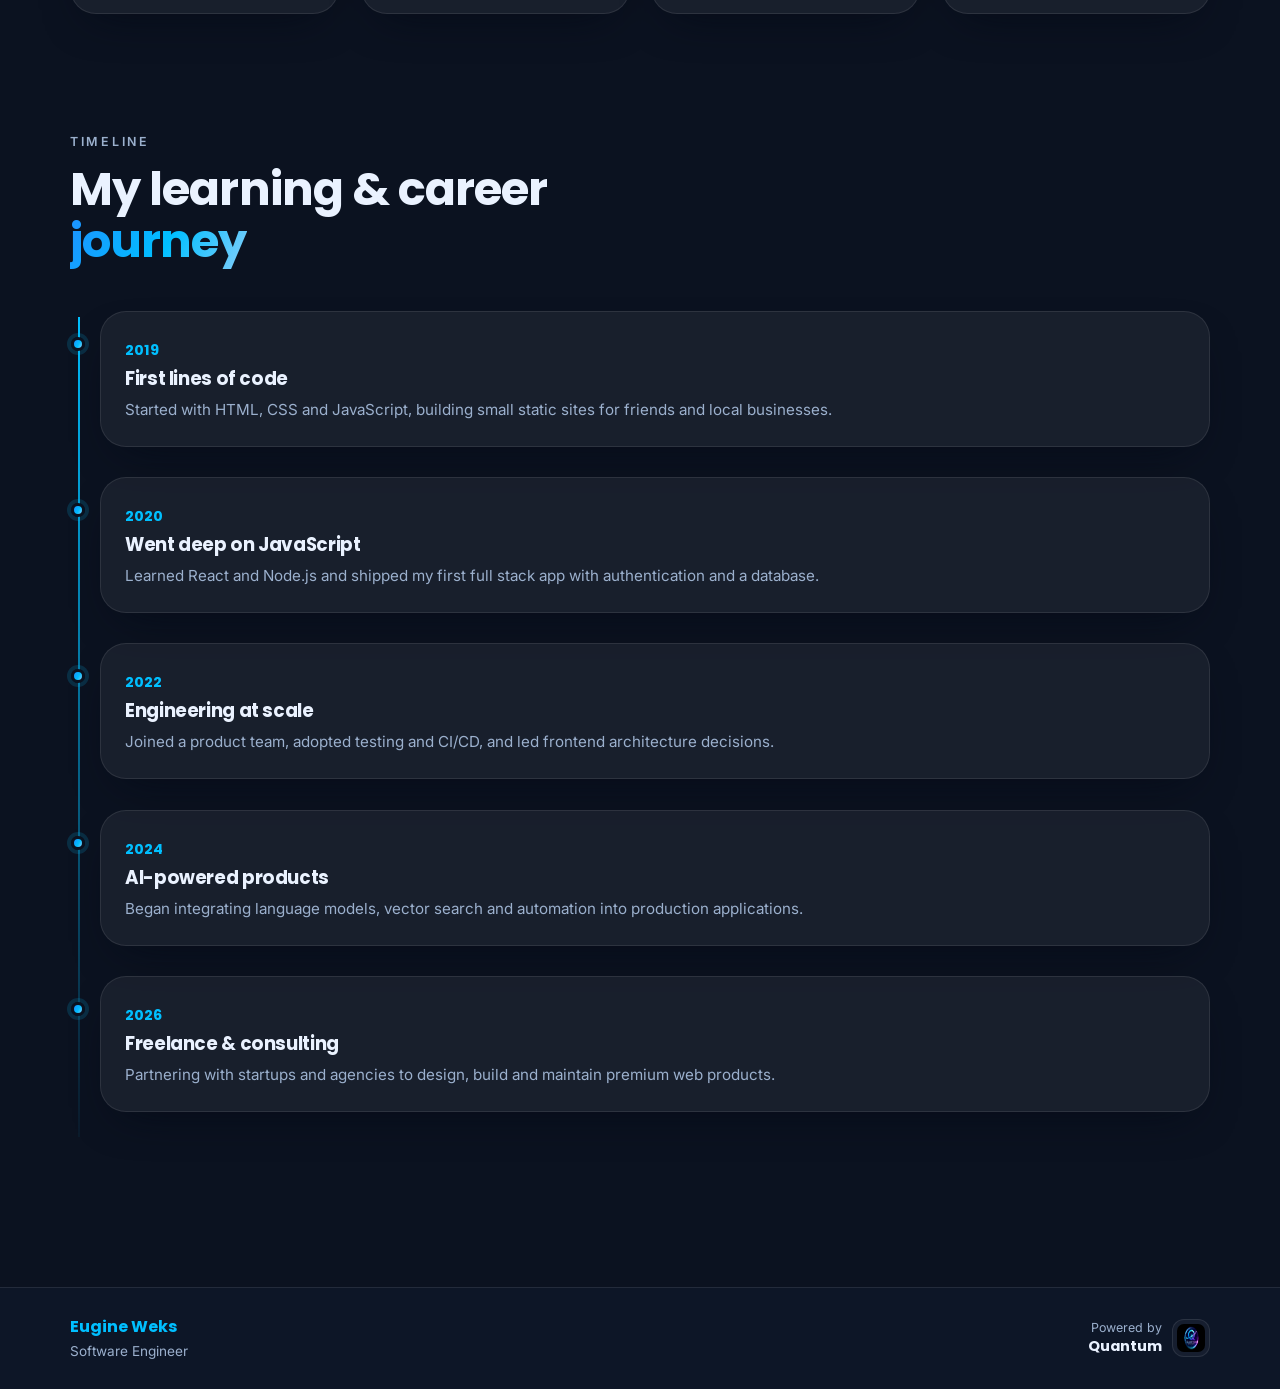
<file: skills.html>
<!doctype html>
<html lang="en" data-theme="dark">
  <head>
    <meta charset="utf-8" />
    <meta name="viewport" content="width=device-width, initial-scale=1" />
    <title>Skills — Frontend, Backend, APIs & Cloud | Eugine Weks</title>
    <meta
      name="description"
      content="Technical skills of full stack developer Eugine Weks: frontend, backend, APIs and AI integration, UI/UX, cloud and deployment, plus a career timeline."
    />
    <link rel="canonical" href="skills.html" />
    <meta property="og:type" content="website" />
    <meta property="og:title" content="Skills — Eugine Weks, Full Stack Developer" />
    <meta
      property="og:description"
      content="Frontend, backend, APIs and AI integration, UI/UX and cloud deployment expertise."
    />
    <meta name="twitter:card" content="summary_large_image" />
    <link rel="icon" type="image/png" href="/favicon.png" />
    <link rel="preconnect" href="https://fonts.googleapis.com" />
    <link rel="preconnect" href="https://fonts.gstatic.com" crossorigin />
    <link
      href="https://fonts.googleapis.com/css2?family=Poppins:wght@600;700;800&family=Inter:wght@400;500;600&display=swap"
      rel="stylesheet"
    />
    <link rel="stylesheet" href="css/styles.css" />
  </head>
  <body>
    <a class="skip-link" href="#main">Skip to content</a>
    <div data-nav></div>

    <main id="main">
      <section class="section" style="position: relative; overflow: hidden">
        <span class="glow glow-a"></span>
        <div class="container">
          <div class="section-head center" data-reveal>
            <p class="eyebrow">Capabilities</p>
            <h2>Skills across the <span class="gradient-text">whole stack</span></h2>
            <p>
              Depth where it matters and enough breadth to own a product from database to
              deployment.
            </p>
          </div>
          <div class="grid grid-3" data-skills></div>
        </div>
      </section>

      <section class="section" style="padding-top: 0">
        <div class="container">
          <div class="section-head center" data-reveal>
            <p class="eyebrow">In numbers</p>
            <h2>Experience, <span class="gradient-text">counted</span></h2>
          </div>
          <div class="grid grid-4" data-stats></div>
        </div>
      </section>

      <section class="section" style="padding-top: 0">
        <div class="container">
          <div class="section-head" data-reveal>
            <p class="eyebrow">Timeline</p>
            <h2>My learning &amp; career <span class="gradient-text">journey</span></h2>
          </div>
          <div class="timeline" data-journey></div>
        </div>
      </section>
    </main>

    <div data-footer></div>
    <script type="module" src="js/main.js"></script>
  </body>
</html>
</file>
<file: css/styles.css>
/* =========================================================
   Eugine Weks — Portfolio
   Plain CSS design system. Dark mode is the default theme.
   Accent palette: Dodger Blue #1E90FF, Deep Sky Blue #00BFFF,
   Light Blue #87CEFA.
   ========================================================= */

:root {
  --dodger: #1e90ff;
  --sky: #00bfff;
  --light-blue: #87cefa;

  --bg: #0b1220;
  --bg-2: #0f1a2e;
  --surface: rgba(255, 255, 255, 0.04);
  --surface-solid: #111c30;
  --text: #eaf2ff;
  --muted: #9bb0cd;
  --border: rgba(255, 255, 255, 0.09);
  --glass: rgba(255, 255, 255, 0.055);

  --gradient: linear-gradient(120deg, var(--dodger), var(--sky) 55%, var(--light-blue));
  --shadow: 0 18px 45px -22px rgba(3, 8, 20, 0.85);
  --shadow-glow: 0 24px 70px -28px rgba(0, 191, 255, 0.45);

  --radius: 18px;
  --radius-lg: 26px;
  --container: 1180px;
  --nav-h: 72px;

  --font-display: "Poppins", system-ui, -apple-system, "Segoe UI", sans-serif;
  --font-body: "Inter", system-ui, -apple-system, "Segoe UI", sans-serif;
}

html[data-theme="light"] {
  --bg: #f7f9fc;
  --bg-2: #ffffff;
  --surface: rgba(15, 26, 46, 0.03);
  --surface-solid: #ffffff;
  --text: #10203a;
  --muted: #55677f;
  --border: rgba(16, 32, 58, 0.1);
  --glass: rgba(255, 255, 255, 0.72);
  --shadow: 0 18px 45px -26px rgba(30, 60, 110, 0.28);
  --shadow-glow: 0 24px 60px -30px rgba(0, 140, 210, 0.35);
}

*,
*::before,
*::after {
  box-sizing: border-box;
}

* {
  margin: 0;
}

html {
  scroll-behavior: smooth;
  scroll-padding-top: calc(var(--nav-h) + 16px);
  -webkit-text-size-adjust: 100%;
}

body {
  background-color: var(--bg);
  color: var(--text);
  font-family: var(--font-body);
  font-size: 16px;
  line-height: 1.65;
  -webkit-font-smoothing: antialiased;
  overflow-x: hidden;
  transition:
    background-color 0.3s ease,
    color 0.3s ease;
}

h1,
h2,
h3,
h4 {
  font-family: var(--font-display);
  line-height: 1.12;
  letter-spacing: -0.02em;
  font-weight: 700;
}

a {
  color: inherit;
  text-decoration: none;
}

img {
  display: block;
  max-width: 100%;
}

ul {
  padding: 0;
  list-style: none;
}

button,
input,
textarea,
select {
  font: inherit;
  color: inherit;
}

:focus-visible {
  outline: 2px solid var(--sky);
  outline-offset: 3px;
  border-radius: 6px;
}

::selection {
  background: rgba(0, 191, 255, 0.32);
}

/* ---------- Layout helpers ---------- */

.container {
  width: 100%;
  max-width: var(--container);
  margin-inline: auto;
  padding-inline: 20px;
}

.section {
  padding-block: 72px;
  position: relative;
}

@media (min-width: 768px) {
  .section {
    padding-block: 104px;
  }
}

.skip-link {
  position: absolute;
  left: 16px;
  top: -60px;
  z-index: 200;
  background: var(--sky);
  color: #04101f;
  padding: 10px 16px;
  border-radius: 10px;
  font-weight: 600;
  transition: top 0.2s ease;
}

.skip-link:focus {
  top: 12px;
}

.eyebrow {
  font-size: 0.78rem;
  letter-spacing: 0.22em;
  text-transform: uppercase;
  font-weight: 600;
  color: var(--muted);
}

.gradient-text {
  background: var(--gradient);
  -webkit-background-clip: text;
  background-clip: text;
  color: transparent;
}

.section-head {
  max-width: 640px;
  margin-bottom: 44px;
}

.section-head.center {
  margin-inline: auto;
  text-align: center;
}

.section-head h2 {
  font-size: clamp(1.9rem, 5vw, 2.9rem);
  margin-top: 10px;
}

.section-head p {
  color: var(--muted);
  margin-top: 14px;
}

.lead {
  color: var(--muted);
  font-size: 1.05rem;
}

/* ---------- Buttons ---------- */

.btn {
  display: inline-flex;
  align-items: center;
  justify-content: center;
  gap: 10px;
  padding: 13px 24px;
  border-radius: 999px;
  border: 1px solid transparent;
  font-weight: 600;
  font-size: 0.95rem;
  cursor: pointer;
  transition:
    transform 0.25s ease,
    box-shadow 0.25s ease,
    background 0.25s ease,
    color 0.25s ease,
    border-color 0.25s ease;
}

.btn svg {
  width: 18px;
  height: 18px;
}

.btn-primary {
  background-image: var(--gradient);
  color: #041226;
  box-shadow: var(--shadow-glow);
}

.btn-primary:hover {
  transform: translateY(-3px);
  box-shadow: 0 26px 60px -24px rgba(0, 191, 255, 0.6);
}

.btn-ghost {
  background: var(--surface);
  border-color: var(--border);
  color: var(--text);
  backdrop-filter: blur(12px);
}

.btn-ghost:hover {
  transform: translateY(-3px);
  border-color: var(--sky);
  color: var(--sky);
}

.btn-block {
  width: 100%;
}

/* ---------- Cards / glass ---------- */

.card {
  background: var(--glass);
  border: 1px solid var(--border);
  border-radius: var(--radius-lg);
  box-shadow: var(--shadow);
  backdrop-filter: blur(16px);
  padding: 28px;
  transition:
    transform 0.3s ease,
    border-color 0.3s ease,
    box-shadow 0.3s ease;
}

.card-hover:hover {
  transform: translateY(-8px);
  border-color: rgba(0, 191, 255, 0.45);
  box-shadow: var(--shadow-glow);
}

.icon-badge {
  width: 52px;
  height: 52px;
  border-radius: 16px;
  display: grid;
  place-items: center;
  background: rgba(0, 191, 255, 0.14);
  color: var(--sky);
  border: 1px solid rgba(0, 191, 255, 0.28);
  margin-bottom: 18px;
}

.icon-badge svg {
  width: 24px;
  height: 24px;
}

.chip {
  display: inline-flex;
  align-items: center;
  padding: 5px 12px;
  border-radius: 999px;
  font-size: 0.76rem;
  font-weight: 600;
  letter-spacing: 0.02em;
  background: rgba(0, 191, 255, 0.12);
  color: var(--light-blue);
  border: 1px solid rgba(0, 191, 255, 0.22);
}

html[data-theme="light"] .chip {
  color: #0b6ea8;
}

.chip-row {
  display: flex;
  flex-wrap: wrap;
  gap: 8px;
}

/* ---------- Decorative glow ---------- */

.glow {
  position: absolute;
  border-radius: 50%;
  filter: blur(90px);
  opacity: 0.5;
  pointer-events: none;
  z-index: 0;
}

.glow-a {
  width: 380px;
  height: 380px;
  background: rgba(30, 144, 255, 0.5);
  top: -120px;
  left: -100px;
}

.glow-b {
  width: 320px;
  height: 320px;
  background: rgba(0, 191, 255, 0.4);
  right: -110px;
  bottom: -120px;
}

html[data-theme="light"] .glow {
  opacity: 0.28;
}

/* ---------- Navigation ---------- */

.site-nav {
  position: sticky;
  top: 0;
  z-index: 100;
  background: color-mix(in srgb, var(--bg) 78%, transparent);
  backdrop-filter: blur(18px);
  border-bottom: 1px solid transparent;
  transition:
    border-color 0.3s ease,
    background 0.3s ease;
}

.site-nav.is-scrolled {
  border-bottom-color: var(--border);
  box-shadow: 0 10px 30px -24px rgba(0, 0, 0, 0.8);
}

.nav-inner {
  height: var(--nav-h);
  display: flex;
  align-items: center;
  justify-content: space-between;
  gap: 16px;
}

.brand {
  display: inline-flex;
  align-items: center;
  gap: 10px;
  font-family: var(--font-display);
  font-weight: 700;
  font-size: 1.1rem;
  letter-spacing: 0.08em;
}

.brand-mark {
  width: 34px;
  height: 34px;
  border-radius: 11px;
  background-image: var(--gradient);
  color: #04121f;
  display: grid;
  place-items: center;
  font-size: 0.85rem;
  font-weight: 800;
  letter-spacing: 0;
  box-shadow: var(--shadow-glow);
}

.nav-right {
  display: flex;
  align-items: center;
  gap: 10px;
}

.nav-links {
  display: none;
  align-items: center;
  gap: 4px;
}

.nav-links a {
  position: relative;
  padding: 9px 14px;
  border-radius: 999px;
  font-size: 0.94rem;
  font-weight: 500;
  color: var(--muted);
  transition:
    color 0.2s ease,
    background 0.2s ease;
}

.nav-links a:hover {
  color: var(--text);
  background: var(--surface);
}

.nav-links a[aria-current="page"] {
  color: var(--sky);
}

.nav-links a[aria-current="page"]::after {
  content: "";
  position: absolute;
  left: 14px;
  right: 14px;
  bottom: 2px;
  height: 2px;
  border-radius: 2px;
  background-image: var(--gradient);
}

.icon-btn {
  width: 42px;
  height: 42px;
  border-radius: 13px;
  display: grid;
  place-items: center;
  background: var(--surface);
  border: 1px solid var(--border);
  cursor: pointer;
  transition:
    color 0.2s ease,
    border-color 0.2s ease,
    transform 0.2s ease;
}

.icon-btn:hover {
  color: var(--sky);
  border-color: rgba(0, 191, 255, 0.4);
  transform: translateY(-2px);
}

.icon-btn svg {
  width: 20px;
  height: 20px;
}

.nav-toggle {
  display: grid;
}

.theme-icon-light {
  display: none;
}

html[data-theme="light"] .theme-icon-light {
  display: block;
}

html[data-theme="light"] .theme-icon-dark {
  display: none;
}

.mobile-menu {
  overflow: hidden;
  max-height: 0;
  transition: max-height 0.45s cubic-bezier(0.22, 1, 0.36, 1);
  border-top: 1px solid transparent;
}

.mobile-menu.is-open {
  max-height: 420px;
  border-top-color: var(--border);
}

.mobile-menu ul {
  display: flex;
  flex-direction: column;
  gap: 4px;
  padding: 14px 0 22px;
}

.mobile-menu a {
  display: block;
  padding: 13px 16px;
  border-radius: 14px;
  font-weight: 500;
  color: var(--muted);
  background: transparent;
  transform: translateY(-8px);
  opacity: 0;
  transition:
    transform 0.35s ease,
    opacity 0.35s ease,
    background 0.2s ease,
    color 0.2s ease;
}

.mobile-menu.is-open a {
  transform: translateY(0);
  opacity: 1;
}

.mobile-menu a:hover,
.mobile-menu a[aria-current="page"] {
  background: var(--surface);
  color: var(--sky);
}

@media (min-width: 900px) {
  .nav-links {
    display: flex;
  }
  .nav-toggle {
    display: none;
  }
  .mobile-menu {
    display: none;
  }
}

/* ---------- Hero ---------- */

.hero {
  position: relative;
  overflow: hidden;
  padding-block: 56px 72px;
  min-height: min(880px, calc(100svh - var(--nav-h)));
  display: flex;
  align-items: center;
}

.hero-grid {
  position: relative;
  z-index: 1;
  display: grid;
  gap: 44px;
  align-items: center;
}

.hero-copy {
  text-align: center;
  order: 2;
}

.hero-visual {
  order: 1;
  display: grid;
  place-items: center;
}

.hero h1 {
  font-size: clamp(2.4rem, 10vw, 4.4rem);
  margin-top: 10px;
  text-transform: uppercase;
}

.hero-role {
  display: inline-flex;
  align-items: center;
  gap: 8px;
  margin-top: 18px;
  padding: 8px 18px;
  border-radius: 999px;
  background: var(--surface);
  border: 1px solid var(--border);
  font-weight: 600;
  color: var(--light-blue);
  min-height: 42px;
}

html[data-theme="light"] .hero-role {
  color: #0b6ea8;
}

.typed-caret {
  display: inline-block;
  width: 2px;
  height: 1.05em;
  background: var(--sky);
  margin-left: 2px;
  animation: caret 1s steps(1) infinite;
  vertical-align: -0.15em;
}

@keyframes caret {
  50% {
    opacity: 0;
  }
}

.hero p.hero-intro {
  color: var(--muted);
  font-size: clamp(1rem, 3.6vw, 1.2rem);
  margin-top: 22px;
  max-width: 34rem;
  margin-inline: auto;
}

.hero-actions {
  display: flex;
  flex-direction: column;
  gap: 12px;
  margin-top: 30px;
}

.socials {
  display: flex;
  justify-content: center;
  gap: 12px;
  margin-top: 28px;
}

.social-link {
  width: 44px;
  height: 44px;
  border-radius: 14px;
  display: grid;
  place-items: center;
  background: var(--surface);
  border: 1px solid var(--border);
  color: var(--muted);
  transition:
    transform 0.25s ease,
    color 0.25s ease,
    border-color 0.25s ease,
    box-shadow 0.25s ease;
}

.social-link svg {
  width: 20px;
  height: 20px;
}

.social-link:hover {
  transform: translateY(-4px);
  color: var(--sky);
  border-color: rgba(0, 191, 255, 0.45);
  box-shadow: var(--shadow-glow);
}

.portrait-wrap {
  position: relative;
  width: min(78vw, 380px);
  aspect-ratio: 1;
}

.portrait-ring {
  position: absolute;
  inset: -14px;
  border-radius: 50%;
  background: conic-gradient(from 0deg, var(--dodger), var(--sky), var(--light-blue), var(--dodger));
  animation: spin 14s linear infinite;
  opacity: 0.85;
}

@keyframes spin {
  to {
    transform: rotate(360deg);
  }
}

.portrait-blob {
  position: absolute;
  inset: -34px;
  border-radius: 50%;
  background: radial-gradient(circle at 50% 50%, rgba(0, 191, 255, 0.45), transparent 68%);
  filter: blur(26px);
}

.portrait {
  position: absolute;
  inset: 0;
  border-radius: 50%;
  overflow: hidden;
  border: 4px solid var(--bg);
  background: var(--surface-solid);
}

.portrait img {
  width: 100%;
  height: 100%;
  object-fit: cover;
}

.portrait-badge {
  position: absolute;
  bottom: -18px;
  left: 50%;
  transform: translateX(-50%);
  padding: 9px 18px;
  border-radius: 999px;
  background: var(--glass);
  backdrop-filter: blur(14px);
  border: 1px solid var(--border);
  font-size: 0.8rem;
  font-weight: 600;
  white-space: nowrap;
  box-shadow: var(--shadow);
}

.scroll-cue {
  display: flex;
  flex-direction: column;
  align-items: center;
  gap: 6px;
  margin-top: 46px;
  color: var(--muted);
  font-size: 0.75rem;
  letter-spacing: 0.2em;
  text-transform: uppercase;
}

.scroll-cue svg {
  width: 20px;
  height: 20px;
  animation: bob 1.8s ease-in-out infinite;
}

@keyframes bob {
  0%,
  100% {
    transform: translateY(0);
    opacity: 0.6;
  }
  50% {
    transform: translateY(7px);
    opacity: 1;
  }
}

@media (min-width: 900px) {
  .hero-grid {
    grid-template-columns: 1.05fr 0.95fr;
    gap: 56px;
  }
  .hero-copy {
    order: 1;
    text-align: left;
  }
  .hero-visual {
    order: 2;
  }
  .hero p.hero-intro {
    margin-inline: 0;
  }
  .hero-actions {
    flex-direction: row;
  }
  .socials {
    justify-content: flex-start;
  }
  .scroll-cue {
    align-items: flex-start;
  }
  .portrait-wrap {
    width: min(38vw, 420px);
  }
}

/* ---------- Grids ---------- */

.grid {
  display: grid;
  gap: 22px;
}

.grid-2 {
  grid-template-columns: 1fr;
}

.grid-3 {
  grid-template-columns: 1fr;
}

.grid-4 {
  grid-template-columns: repeat(2, minmax(0, 1fr));
}

@media (min-width: 700px) {
  .grid-2 {
    grid-template-columns: repeat(2, minmax(0, 1fr));
  }
  .grid-3 {
    grid-template-columns: repeat(2, minmax(0, 1fr));
  }
}

@media (min-width: 1000px) {
  .grid-3 {
    grid-template-columns: repeat(3, minmax(0, 1fr));
  }
  .grid-4 {
    grid-template-columns: repeat(4, minmax(0, 1fr));
  }
}

/* ---------- Stats / counters ---------- */

.stat {
  text-align: center;
  padding: 24px 14px;
}

.stat-value {
  font-family: var(--font-display);
  font-size: clamp(1.9rem, 6vw, 2.8rem);
  font-weight: 800;
}

.stat-label {
  color: var(--muted);
  font-size: 0.85rem;
  margin-top: 6px;
}

/* ---------- Skill bars ---------- */

.meter {
  height: 8px;
  border-radius: 999px;
  background: var(--surface);
  border: 1px solid var(--border);
  overflow: hidden;
  margin-top: 18px;
}

.meter span {
  display: block;
  height: 100%;
  width: 0;
  border-radius: 999px;
  background-image: var(--gradient);
  transition: width 1.2s cubic-bezier(0.22, 1, 0.36, 1);
}

.meter-label {
  display: flex;
  justify-content: space-between;
  font-size: 0.8rem;
  color: var(--muted);
  margin-top: 10px;
}

/* ---------- Timeline ---------- */

.timeline {
  position: relative;
  padding-left: 30px;
}

.timeline::before {
  content: "";
  position: absolute;
  left: 8px;
  top: 6px;
  bottom: 6px;
  width: 2px;
  background: linear-gradient(to bottom, var(--sky), rgba(0, 191, 255, 0.05));
}

.timeline-item {
  position: relative;
  padding-bottom: 30px;
}

.timeline-item::before {
  content: "";
  position: absolute;
  left: -29px;
  top: 26px;
  width: 14px;
  height: 14px;
  border-radius: 50%;
  background-image: var(--gradient);
  border: 3px solid var(--bg);
  box-shadow: 0 0 0 4px rgba(0, 191, 255, 0.16);
}

.timeline-item .card {
  padding: 24px;
}

.timeline-year {
  font-family: var(--font-display);
  font-weight: 700;
  color: var(--sky);
  font-size: 0.9rem;
}

.timeline-item h3 {
  font-size: 1.15rem;
  margin-top: 6px;
}

.timeline-item p {
  color: var(--muted);
  margin-top: 8px;
  font-size: 0.95rem;
}

.duties {
  margin-top: 14px;
  display: grid;
  gap: 8px;
}

.duties li {
  position: relative;
  padding-left: 20px;
  color: var(--muted);
  font-size: 0.94rem;
}

.duties li::before {
  content: "";
  position: absolute;
  left: 0;
  top: 0.62em;
  width: 7px;
  height: 7px;
  border-radius: 50%;
  background-image: var(--gradient);
}

/* ---------- Projects ---------- */

.filters {
  display: flex;
  flex-wrap: wrap;
  gap: 10px;
  justify-content: center;
  margin-bottom: 36px;
}

.filter-btn {
  padding: 10px 20px;
  border-radius: 999px;
  border: 1px solid var(--border);
  background: var(--surface);
  color: var(--muted);
  font-weight: 600;
  font-size: 0.9rem;
  cursor: pointer;
  transition:
    color 0.2s ease,
    border-color 0.2s ease,
    background 0.2s ease,
    transform 0.2s ease;
}

.filter-btn:hover {
  transform: translateY(-2px);
  color: var(--text);
}

.filter-btn.is-active {
  background-image: var(--gradient);
  color: #04121f;
  border-color: transparent;
}

.project-card {
  padding: 0;
  overflow: hidden;
  display: flex;
  flex-direction: column;
}

.project-media {
  position: relative;
  aspect-ratio: 16 / 10;
  overflow: hidden;
}

.project-media img {
  width: 100%;
  height: 100%;
  object-fit: cover;
  transition: transform 0.6s cubic-bezier(0.22, 1, 0.36, 1);
}

.project-card:hover .project-media img {
  transform: scale(1.1);
}

.project-overlay {
  position: absolute;
  inset: 0;
  display: flex;
  align-items: flex-end;
  justify-content: center;
  gap: 10px;
  padding: 18px;
  background: linear-gradient(to top, rgba(4, 12, 26, 0.88), rgba(4, 12, 26, 0) 65%);
  opacity: 0;
  transform: translateY(10px);
  transition:
    opacity 0.35s ease,
    transform 0.35s ease;
}

.project-card:hover .project-overlay,
.project-card:focus-within .project-overlay {
  opacity: 1;
  transform: translateY(0);
}

.project-overlay .btn {
  padding: 10px 18px;
  font-size: 0.85rem;
}

.project-body {
  padding: 24px;
  display: flex;
  flex-direction: column;
  gap: 12px;
  flex: 1;
}

.project-body h3 {
  font-size: 1.15rem;
}

.project-body p {
  color: var(--muted);
  font-size: 0.94rem;
}

.project-cat {
  font-size: 0.74rem;
  letter-spacing: 0.16em;
  text-transform: uppercase;
  color: var(--sky);
  font-weight: 700;
}

.project-card.is-hidden {
  display: none;
}

/* ---------- Contact ---------- */

.contact-grid {
  display: grid;
  gap: 26px;
}

@media (min-width: 950px) {
  .contact-grid {
    grid-template-columns: 1.15fr 0.85fr;
    align-items: start;
  }
}

.field {
  display: grid;
  gap: 8px;
  margin-bottom: 18px;
}

.field label {
  font-size: 0.85rem;
  font-weight: 600;
  color: var(--muted);
}

.field input,
.field textarea {
  width: 100%;
  padding: 13px 16px;
  border-radius: 14px;
  background: var(--surface);
  border: 1px solid var(--border);
  transition:
    border-color 0.2s ease,
    box-shadow 0.2s ease;
}

.field input:focus,
.field textarea:focus {
  outline: none;
  border-color: var(--sky);
  box-shadow: 0 0 0 4px rgba(0, 191, 255, 0.14);
}

.field textarea {
  min-height: 140px;
  resize: vertical;
}

.form-note {
  font-size: 0.85rem;
  color: var(--muted);
  margin-top: 14px;
  min-height: 1.4em;
}

.form-note.is-success {
  color: var(--sky);
}

.info-row {
  display: flex;
  gap: 14px;
  align-items: flex-start;
  padding: 16px 0;
  border-bottom: 1px solid var(--border);
}

.info-row:last-child {
  border-bottom: none;
}

.info-row .icon-badge {
  width: 44px;
  height: 44px;
  margin: 0;
  border-radius: 13px;
  flex-shrink: 0;
}

.info-row a:hover {
  color: var(--sky);
}

.info-row strong {
  display: block;
  font-size: 0.8rem;
  color: var(--muted);
  font-weight: 600;
  letter-spacing: 0.08em;
  text-transform: uppercase;
}

.map-frame {
  border-radius: var(--radius-lg);
  overflow: hidden;
  border: 1px solid var(--border);
  box-shadow: var(--shadow);
  background: var(--surface);
  aspect-ratio: 16 / 9;
}

.map-frame iframe {
  width: 100%;
  height: 100%;
  border: 0;
  display: block;
  filter: saturate(0.9);
}

/* ---------- CTA band ---------- */

.cta-band {
  position: relative;
  overflow: hidden;
  border-radius: var(--radius-lg);
  padding: 44px 28px;
  text-align: center;
  background: var(--glass);
  border: 1px solid var(--border);
  box-shadow: var(--shadow);
  backdrop-filter: blur(14px);
}

.cta-band h2 {
  font-size: clamp(1.6rem, 5vw, 2.4rem);
  position: relative;
  z-index: 1;
}

.cta-band p {
  color: var(--muted);
  margin-top: 12px;
  position: relative;
  z-index: 1;
}

.cta-band .btn {
  margin-top: 24px;
  position: relative;
  z-index: 1;
}

/* ---------- Footer ---------- */

.site-footer {
  border-top: 1px solid var(--border);
  margin-top: 40px;
  padding-block: 26px;
  background: color-mix(in srgb, var(--bg-2) 60%, transparent);
}

.footer-inner {
  display: grid;
  grid-template-columns: minmax(0, 1fr) auto;
  gap: 16px;
  align-items: center;
}

.footer-name {
  font-family: var(--font-display);
  font-weight: 700;
  color: var(--sky);
}

.footer-role {
  font-size: 0.85rem;
  color: var(--muted);
}

.powered {
  display: flex;
  align-items: center;
  gap: 10px;
  text-align: right;
}

.powered-text {
  font-size: 0.78rem;
  color: var(--muted);
  line-height: 1.35;
}

.powered-text b {
  display: block;
  color: var(--text);
  font-family: var(--font-display);
  font-size: 0.92rem;
}

.powered img {
  width: 38px;
  height: 38px;
  border-radius: 12px;
  background: var(--surface);
  border: 1px solid var(--border);
  padding: 4px;
  flex-shrink: 0;
}

/* ---------- Reveal animations ---------- */

[data-reveal] {
  opacity: 0;
  transform: translateY(26px);
  transition:
    opacity 0.7s cubic-bezier(0.22, 1, 0.36, 1),
    transform 0.7s cubic-bezier(0.22, 1, 0.36, 1);
  transition-delay: var(--delay, 0ms);
  will-change: opacity, transform;
}

[data-reveal="zoom"] {
  transform: scale(0.94);
}

[data-reveal="left"] {
  transform: translateX(-32px);
}

[data-reveal="right"] {
  transform: translateX(32px);
}

[data-reveal].is-visible {
  opacity: 1;
  transform: none;
}

.page-enter {
  animation: pageIn 0.5s cubic-bezier(0.22, 1, 0.36, 1) both;
}

@keyframes pageIn {
  from {
    opacity: 0;
    transform: translateY(12px);
  }
}

@media (prefers-reduced-motion: reduce) {
  html {
    scroll-behavior: auto;
  }
  *,
  *::before,
  *::after {
    animation-duration: 0.01ms !important;
    animation-iteration-count: 1 !important;
    transition-duration: 0.01ms !important;
  }
  [data-reveal] {
    opacity: 1;
    transform: none;
  }
}
</file>
